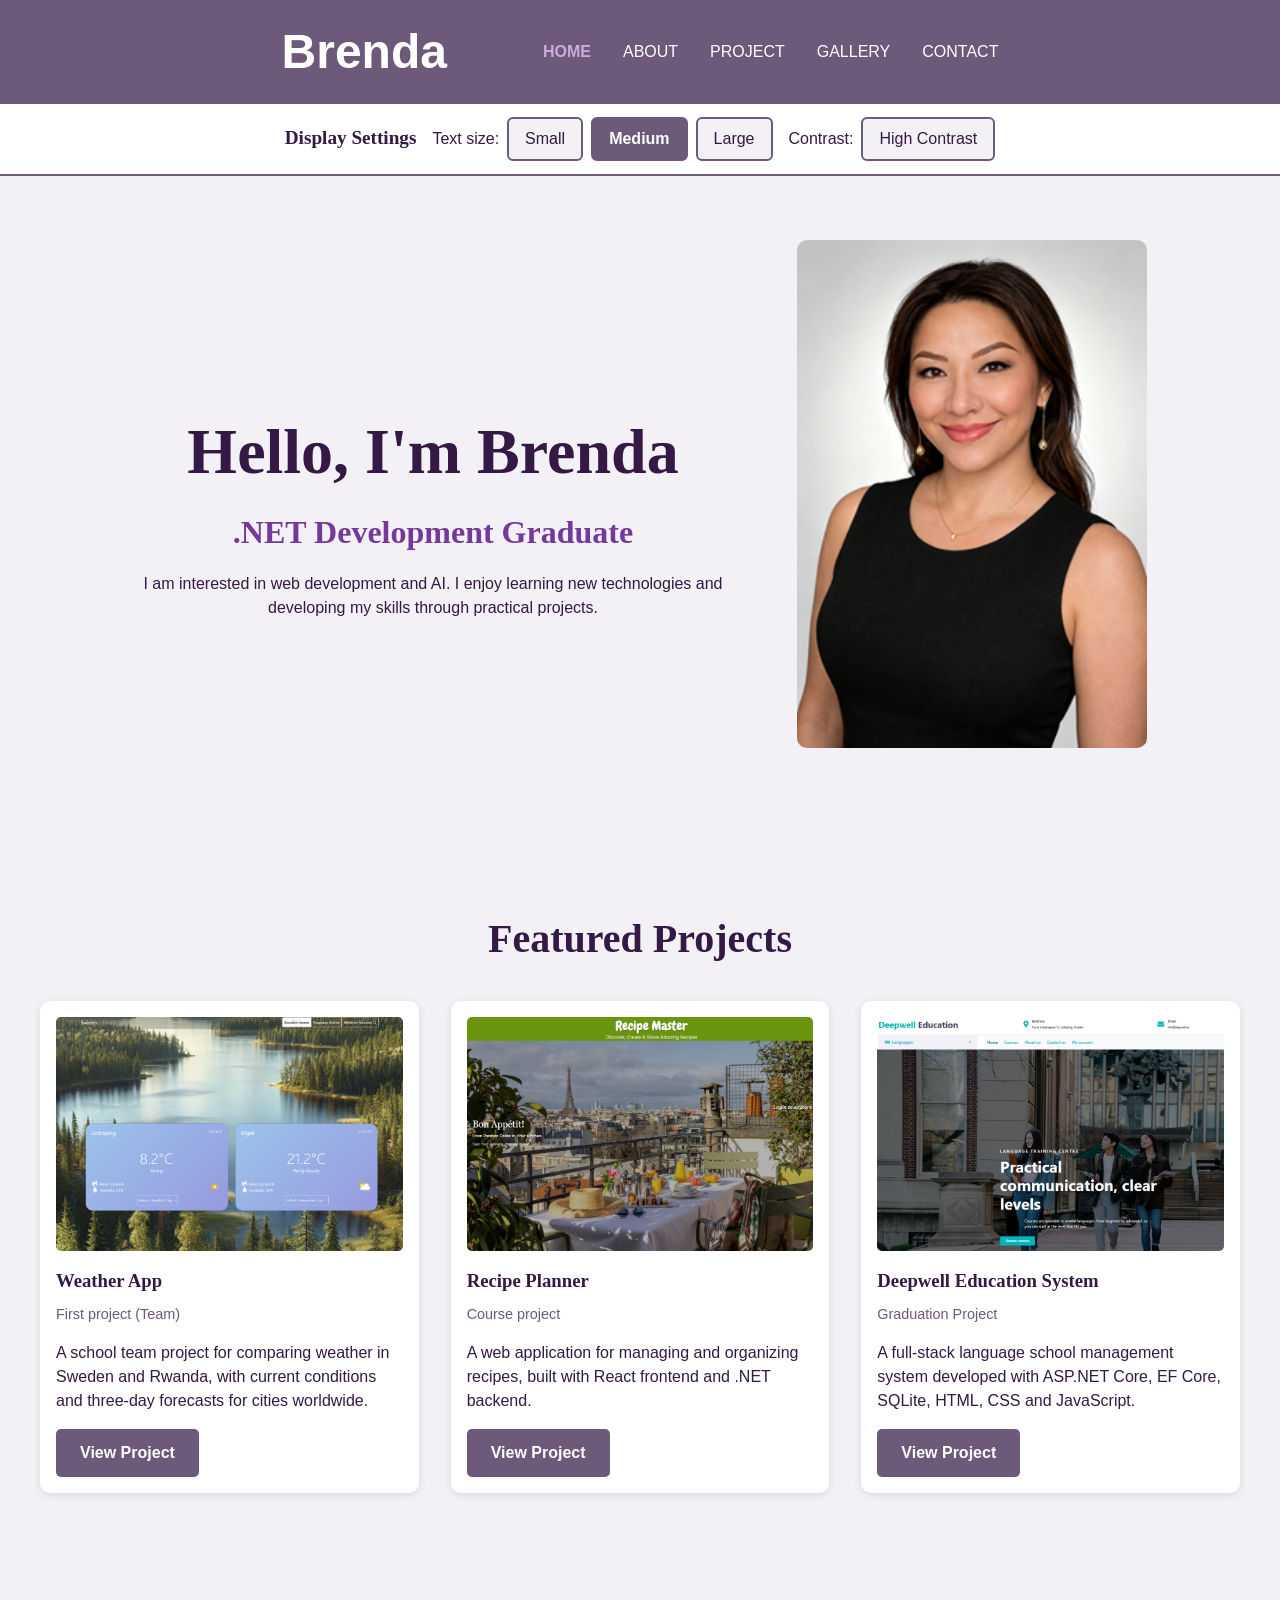
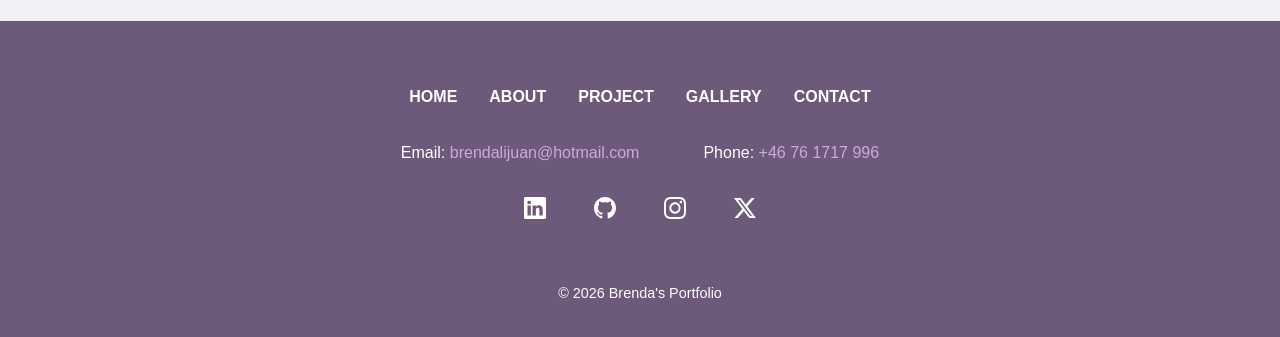
<file: html/index.html>
<!doctype html>
<html lang="en">
  <head>
    <meta charset="UTF-8" />
    <meta name="viewport" content="width=device-width, initial-scale=1.0" />
    <title>Brenda's Portfolio</title>
    <link rel="icon" type="image/png" href="../images/icon/brenda-icon.png" />
    <link rel="stylesheet" href="../css/style.css" />
    <link rel="stylesheet" href="../css/home.css" />
    <link rel="stylesheet" href="../css/accessibility.css" />
  </head>

  <body>
    <header>
      <div>Brenda</div>
      <!-- Navigation menu -->
      <nav>
        <ul>
          <li><a class="active" href="index.html">HOME</a></li>
          <li><a href="about.html">ABOUT</a></li>
          <li><a href="project.html">PROJECT</a></li>
          <li><a href="gallery.html">GALLERY</a></li>
          <li><a href="contact.html">CONTACT</a></li>
        </ul>
      </nav>
    </header>

    <!-- Accessibility display settings -->
    <section class="display-settings" aria-labelledby="display-settings-title">
      <h2 id="display-settings-title">Display Settings</h2>

      <div class="text-size-controls">
        <span>Text size:</span>
        <button type="button" class="text-size-btn" data-textsize="small">
          Small
        </button>
        <button
          type="button"
          class="text-size-btn active"
          data-textsize="medium"
        >
          Medium
        </button>
        <button type="button" class="text-size-btn" data-textsize="large">
          Large
        </button>
      </div>

      <div class="contrast-controls">
        <span>Contrast:</span>
        <button type="button" id="contrast-toggle" aria-pressed="false">
          High Contrast
        </button>
      </div>
    </section>

    <main>
      <!-- Hero section -->
      <section class="hero">
        <div class="hero-content">
          <h1>Hello, I'm Brenda</h1>
          <h2>.NET Development Graduate</h2>
          <p>
            I am interested in web development and AI. I enjoy learning new
            technologies and developing my skills through practical projects.
          </p>
        </div>
        <img src="../images/brenda-CV.png" alt="Portrait of Brenda" />
      </section>

      <!-- Featured Projects card -->
      <section class="featured-projects">
        <h2>Featured Projects</h2>
        <div class="project-list">
          <!-- Project 1 -->
          <article class="project-card">
            <img
              src="../images/weather-app_01.png"
              alt="Weather App showing weather information and forecasts"
            />
            <h3>Weather App</h3>
            <p class="project-type">First project (Team)</p>
            <p>
              A school team project for comparing weather in Sweden and Rwanda,
              with current conditions and three-day forecasts for cities
              worldwide.
            </p>
            <a class="btn" href="project.html#weather-app">View Project</a>
          </article>

          <!-- Project 2 -->
          <article class="project-card">
            <img
              src="../images/recipe_01.png"
              alt="Recipe Planner application home page image"
            />
            <h3>Recipe Planner</h3>
            <p class="project-type">Course project</p>
            <p>
              A web application for managing and organizing recipes, built with
              React frontend and .NET backend.
            </p>
            <a class="btn" href="project.html#recipe-planner">View Project</a>
          </article>

          <!-- Project 3 -->
          <article class="project-card">
            <img
              src="../images/deepwell_01.png"
              alt="Language School's home page image"
            />
            <h3>Deepwell Education System</h3>
            <p class="project-type">Graduation Project</p>
            <p>
              A full-stack language school management system developed with
              ASP.NET Core, EF Core, SQLite, HTML, CSS and JavaScript.
            </p>
            <a class="btn" href="project.html#language-school-management"
              >View Project</a
            >
          </article>
        </div>
      </section>
    </main>

    <footer>
      <nav>
        <ul>
          <li><a href="index.html">HOME</a></li>
          <li><a href="about.html">ABOUT</a></li>
          <li><a href="project.html">PROJECT</a></li>
          <li><a href="gallery.html">GALLERY</a></li>
          <li><a href="contact.html">CONTACT</a></li>
        </ul>
      </nav>
      <section>
        <div class="contact-info">
          <div>
            Email:
            <a href="mailto:brendalijuan@hotmail.com"
              >brendalijuan@hotmail.com</a
            >
          </div>
          <div>Phone: <a href="tel:+46761717996">+46 76 1717 996</a></div>
        </div>

        <ul class="social-links">
          <!-- LinkedIn-->
          <li>
            <a
              href="https://linkedin.com/in/brenda-lijuan-d-99516445"
              target="_blank"
              aria-label="LinkedIn"
              rel="noopener"
            >
              <img src="../images/icon/linkedin.svg" alt="LinkedIn" />
            </a>
          </li>
          <!-- GitHub-->
          <li>
            <a
              href="https://github.com/LadyMax"
              target="_blank"
              rel="noopener"
              aria-label="GitHub"
            >
              <img src="../images/icon/github.svg" alt="GitHub" />
            </a>
          </li>
          <!-- Instagram-->
          <li>
            <a
              href="https://instagram.com/brenda.ljd/"
              target="_blank"
              aria-label="Instagram"
              rel="noopener"
            >
              <img src="../images/icon/instagram.svg" alt="Instagram" />
            </a>
          </li>
          <!-- Twitter-->
          <li>
            <a
              href="https://x.com/LadyMax207"
              target="_blank"
              aria-label="Twitter"
              rel="noopener"
            >
              <img src="../images/icon/twitter-x.svg" alt="Twitter" />
            </a>
          </li>
        </ul>
      </section>
      <p class="copyright">&copy; 2026 Brenda's Portfolio</p>
    </footer>

    <script src="../js/accessibility.js"></script>
  </body>
</html>
</file>
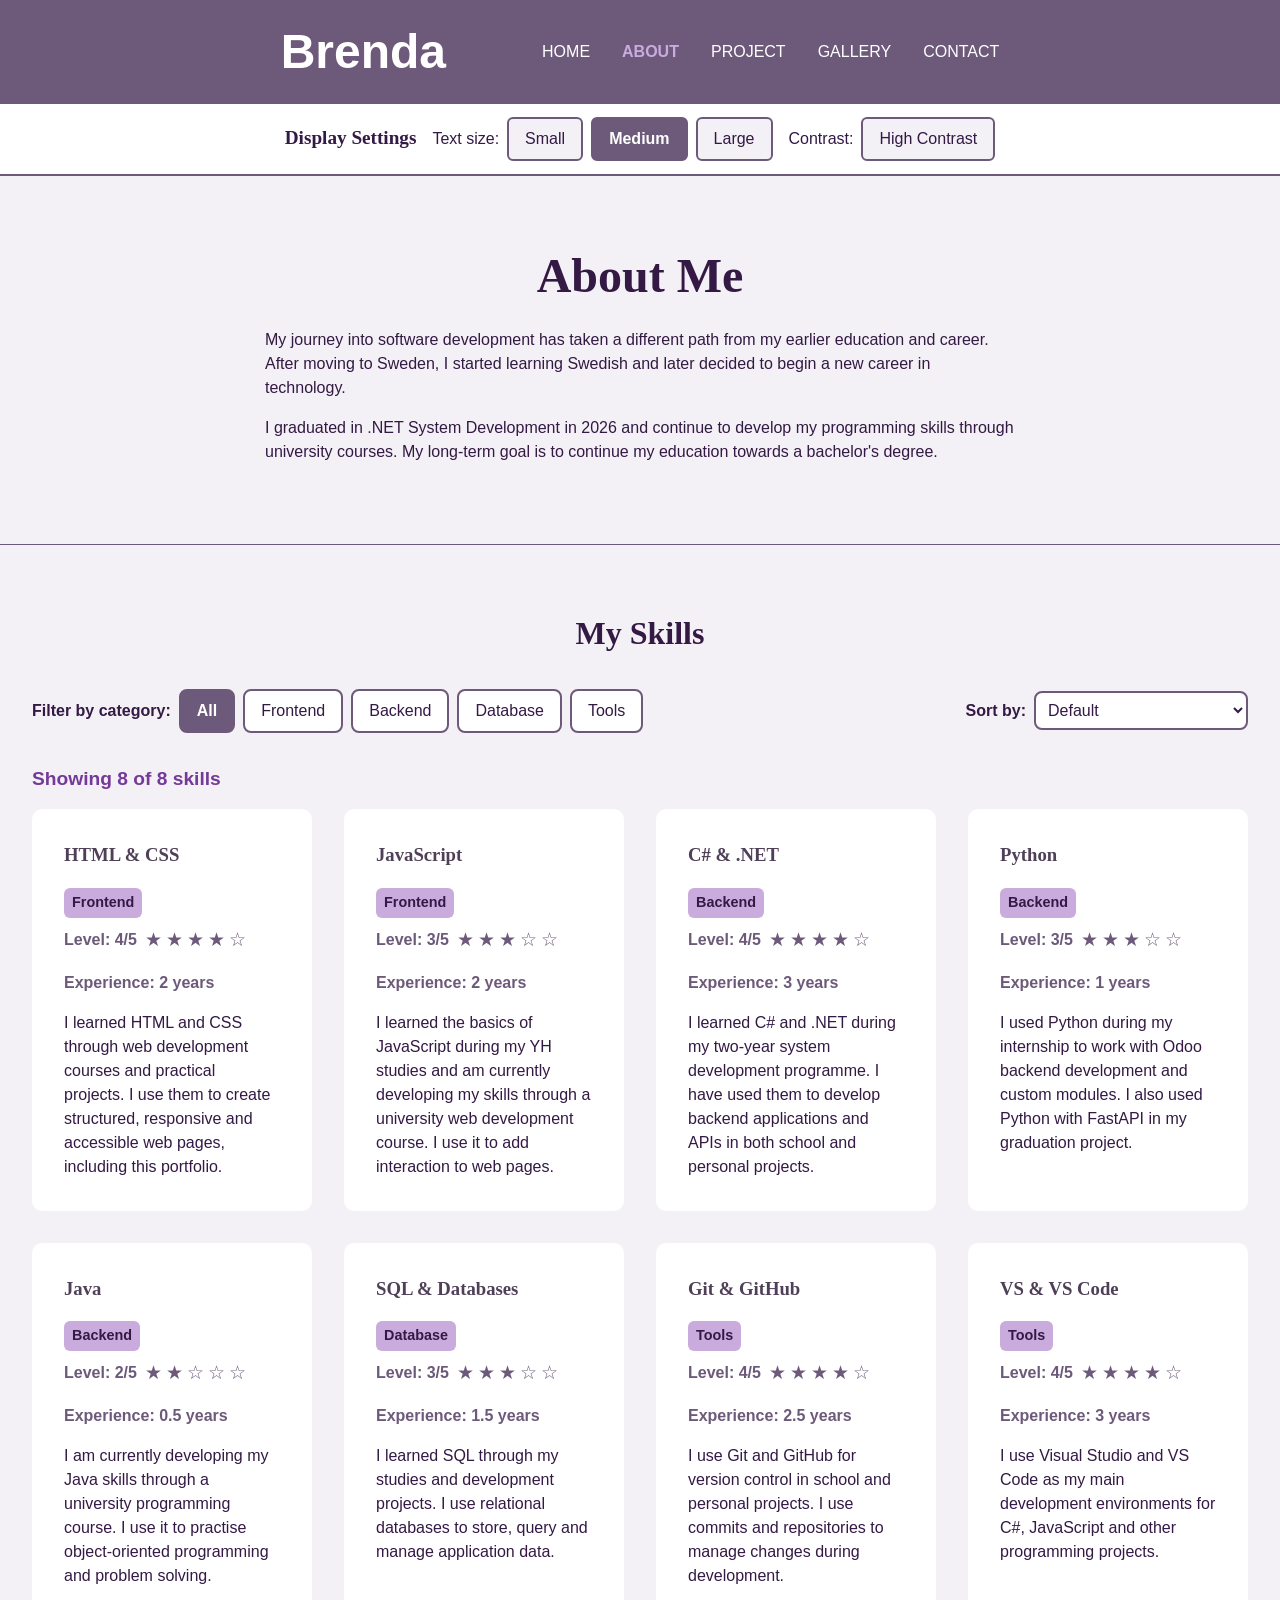
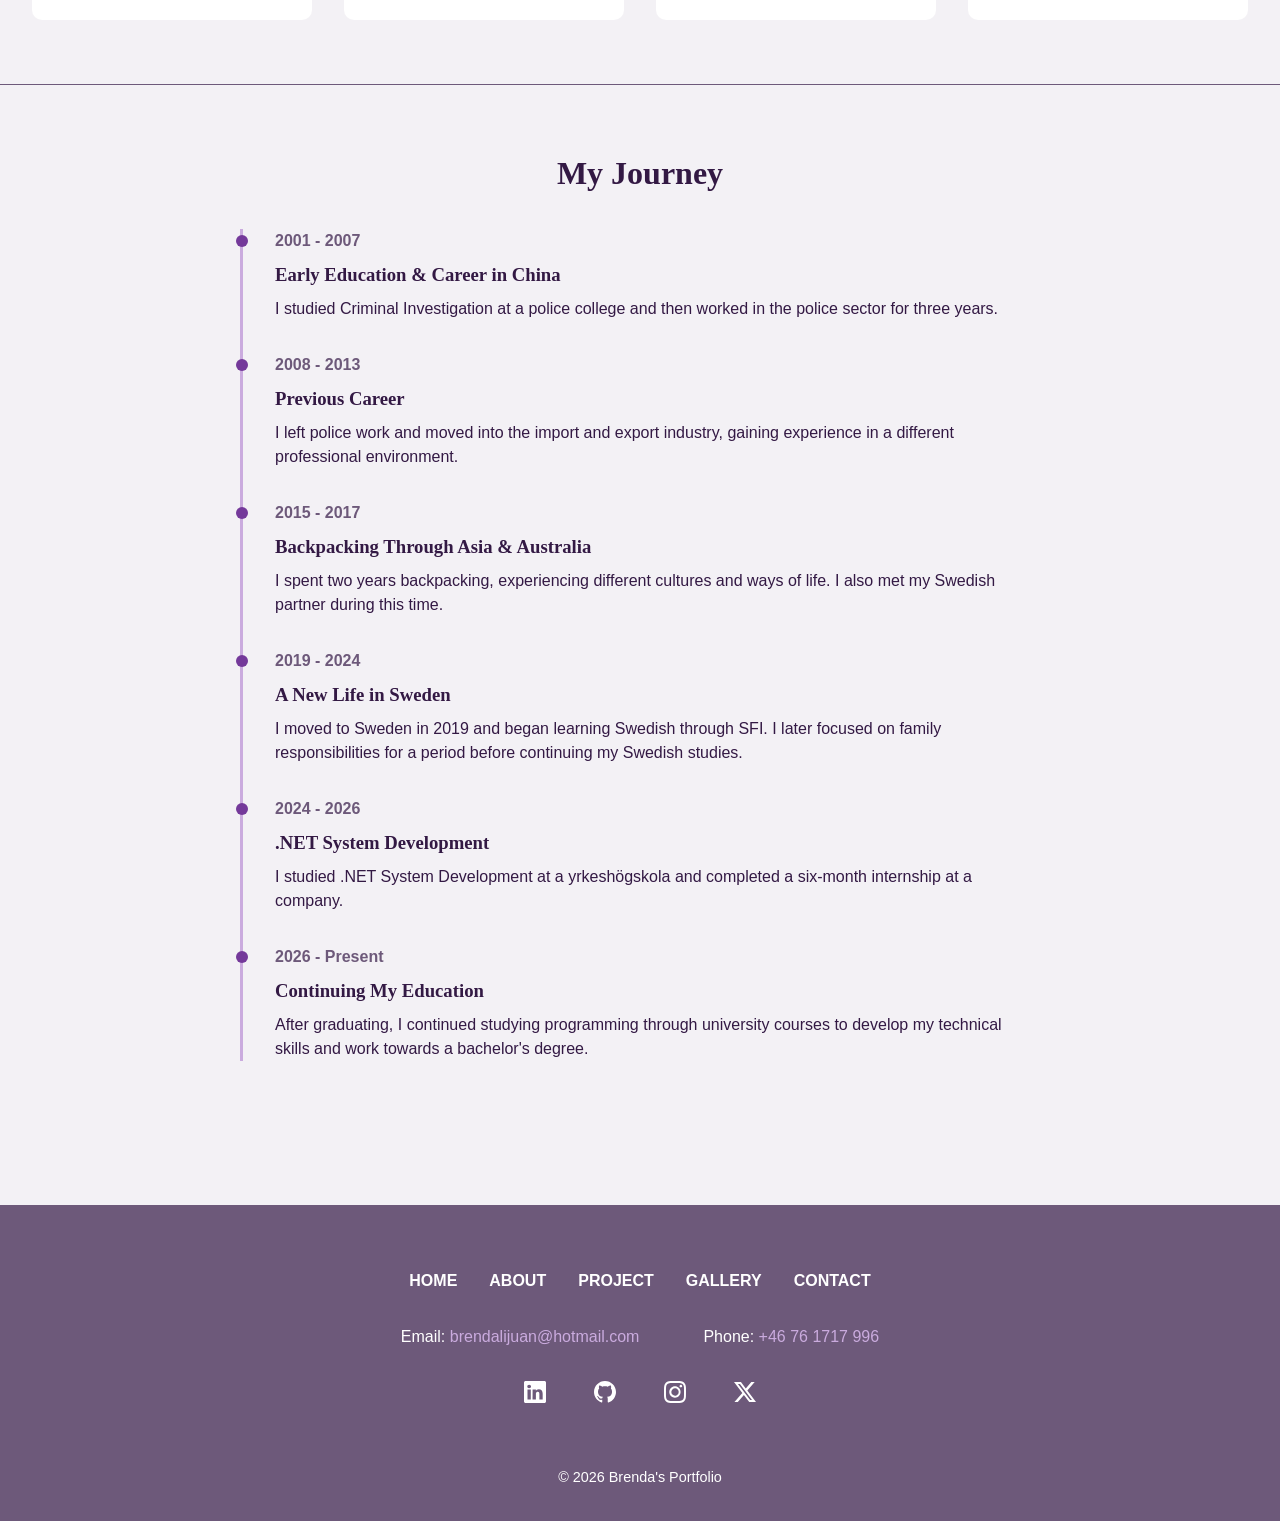
<file: html/about.html>
<!doctype html>
<html lang="en">
  <head>
    <meta charset="UTF-8" />
    <meta name="viewport" content="width=device-width, initial-scale=1.0" />
    <title>Brenda's Portfolio</title>
    <link rel="icon" type="image/png" href="../images/icon/brenda-icon.png" />
    <link rel="stylesheet" href="../css/style.css" />
    <link rel="stylesheet" href="../css/about.css" />
    <link rel="stylesheet" href="../css/accessibility.css" />
  </head>

  <body>
    <header>
      <div>Brenda</div>
      <!-- Navigation menu -->
      <nav>
        <ul>
          <li><a href="index.html">HOME</a></li>
          <li><a class="active" href="about.html">ABOUT</a></li>
          <li><a href="project.html">PROJECT</a></li>
          <li><a href="gallery.html">GALLERY</a></li>
          <li><a href="contact.html">CONTACT</a></li>
        </ul>
      </nav>
    </header>

    <!-- Accessibility display settings -->
    <section class="display-settings" aria-labelledby="display-settings-title">
      <h2 id="display-settings-title">Display Settings</h2>

      <div class="text-size-controls">
        <span>Text size:</span>
        <button type="button" class="text-size-btn" data-textsize="small">
          Small
        </button>
        <button
          type="button"
          class="text-size-btn active"
          data-textsize="medium"
        >
          Medium
        </button>
        <button type="button" class="text-size-btn" data-textsize="large">
          Large
        </button>
      </div>

      <div class="contrast-controls">
        <span>Contrast:</span>
        <button type="button" id="contrast-toggle" aria-pressed="false">
          High Contrast
        </button>
      </div>
    </section>

    <main>
      <!-- About me -->
      <section class="about-intro">
        <h1>About Me</h1>
        <p>
          My journey into software development has taken a different path from
          my earlier education and career. After moving to Sweden, I started
          learning Swedish and later decided to begin a new career in
          technology.
        </p>
        <p>
          I graduated in .NET System Development in 2026 and continue to develop
          my programming skills through university courses. My long-term goal is
          to continue my education towards a bachelor's degree.
        </p>
      </section>

      <!-- My Skills -->
      <section class="skills">
        <h2>My Skills</h2>

        <!-- Controls for filtering and sorting skills -->
        <div class="skills-controls">
          <div class="filter-controls">
            <span>Filter by category:</span>
            <button
              type="button"
              class="filter-btn active"
              data-category="all"
              aria-pressed="true"
            >
              All
            </button>
            <button
              type="button"
              class="filter-btn"
              data-category="frontend"
              aria-pressed="false"
            >
              Frontend
            </button>
            <button
              type="button"
              class="filter-btn"
              data-category="backend"
              aria-pressed="false"
            >
              Backend
            </button>
            <button
              type="button"
              class="filter-btn"
              data-category="database"
              aria-pressed="false"
            >
              Database
            </button>
            <button
              type="button"
              class="filter-btn"
              data-category="tools"
              aria-pressed="false"
            >
              Tools
            </button>
          </div>

          <div class="sort-controls">
            <label for="skill-sort">Sort by:</label>
            <select id="skill-sort">
              <option value="default">Default</option>
              <option value="proficiency">Proficiency: High to Low</option>
              <option value="experience">Experience: Low to High</option>
              <option value="name">Name: A-Z</option>
            </select>
          </div>
        </div>

        <!-- Display the total number of skills and the currently selected category -->
        <p id="skills-count" class="skills-count" aria-live="polite"></p>

        <!-- Skill cards are created dynamically with JavaScript -->
        <div id="skills-list" class="skills-list"></div>
      </section>

      <!-- My Journey -->
      <section class="journey">
        <h2>My Journey</h2>
        <div class="timeline">
          <!-- 2001-2007 -->
          <article class="timeline-item">
            <p class="timeline-date">2001 - 2007</p>
            <h3>Early Education & Career in China</h3>
            <p>
              I studied Criminal Investigation at a police college and then
              worked in the police sector for three years.
            </p>
          </article>

          <!-- 2008-2013 -->
          <article class="timeline-item">
            <p class="timeline-date">2008 - 2013</p>
            <h3>Previous Career</h3>
            <p>
              I left police work and moved into the import and export industry,
              gaining experience in a different professional environment.
            </p>
          </article>

          <!-- 2015-2017 -->
          <article class="timeline-item">
            <p class="timeline-date">2015 - 2017</p>
            <h3>Backpacking Through Asia & Australia</h3>
            <p>
              I spent two years backpacking, experiencing different cultures and
              ways of life. I also met my Swedish partner during this time.
            </p>
          </article>

          <!-- 2019-2024 -->
          <article class="timeline-item">
            <p class="timeline-date">2019 - 2024</p>
            <h3>A New Life in Sweden</h3>
            <p>
              I moved to Sweden in 2019 and began learning Swedish through SFI.
              I later focused on family responsibilities for a period before
              continuing my Swedish studies.
            </p>
          </article>

          <article class="timeline-item">
            <p class="timeline-date">2024 - 2026</p>
            <h3>.NET System Development</h3>
            <p>
              I studied .NET System Development at a yrkeshögskola and completed
              a six-month internship at a company.
            </p>
          </article>

          <!-- 2026 - Present -->
          <article class="timeline-item">
            <p class="timeline-date">2026 - Present</p>
            <h3>Continuing My Education</h3>
            <p>
              After graduating, I continued studying programming through
              university courses to develop my technical skills and work towards
              a bachelor's degree.
            </p>
          </article>
        </div>
      </section>
    </main>

    <footer>
      <nav>
        <ul>
          <li><a href="index.html">HOME</a></li>
          <li><a href="about.html">ABOUT</a></li>
          <li><a href="project.html">PROJECT</a></li>
          <li><a href="gallery.html">GALLERY</a></li>
          <li><a href="contact.html">CONTACT</a></li>
        </ul>
      </nav>
      <section>
        <div class="contact-info">
          <div>
            Email:
            <a href="mailto:brendalijuan@hotmail.com"
              >brendalijuan@hotmail.com</a
            >
          </div>
          <div>Phone: <a href="tel:+46761717996">+46 76 1717 996</a></div>
        </div>

        <ul class="social-links">
          <!-- LinkedIn-->
          <li>
            <a
              href="https://linkedin.com/in/brenda-lijuan-d-99516445"
              target="_blank"
              aria-label="LinkedIn"
              rel="noopener"
            >
              <img src="../images/icon/linkedin.svg" alt="LinkedIn" />
            </a>
          </li>
          <!-- GitHub-->
          <li>
            <a
              href="https://github.com/LadyMax"
              target="_blank"
              rel="noopener"
              aria-label="GitHub"
            >
              <img src="../images/icon/github.svg" alt="GitHub" />
            </a>
          </li>
          <!-- Instagram-->
          <li>
            <a
              href="https://instagram.com/brenda.ljd/"
              target="_blank"
              aria-label="Instagram"
              rel="noopener"
            >
              <img src="../images/icon/instagram.svg" alt="Instagram" />
            </a>
          </li>
          <!-- Twitter-->
          <li>
            <a
              href="https://x.com/LadyMax207"
              target="_blank"
              aria-label="Twitter"
              rel="noopener"
            >
              <img src="../images/icon/twitter-x.svg" alt="Twitter" />
            </a>
          </li>
        </ul>
      </section>
      <p class="copyright">&copy; 2026 Brenda's Portfolio</p>
    </footer>

    <script src="../js/skills.js"></script>
    <script src="../js/accessibility.js"></script>
  </body>
</html>
</file>
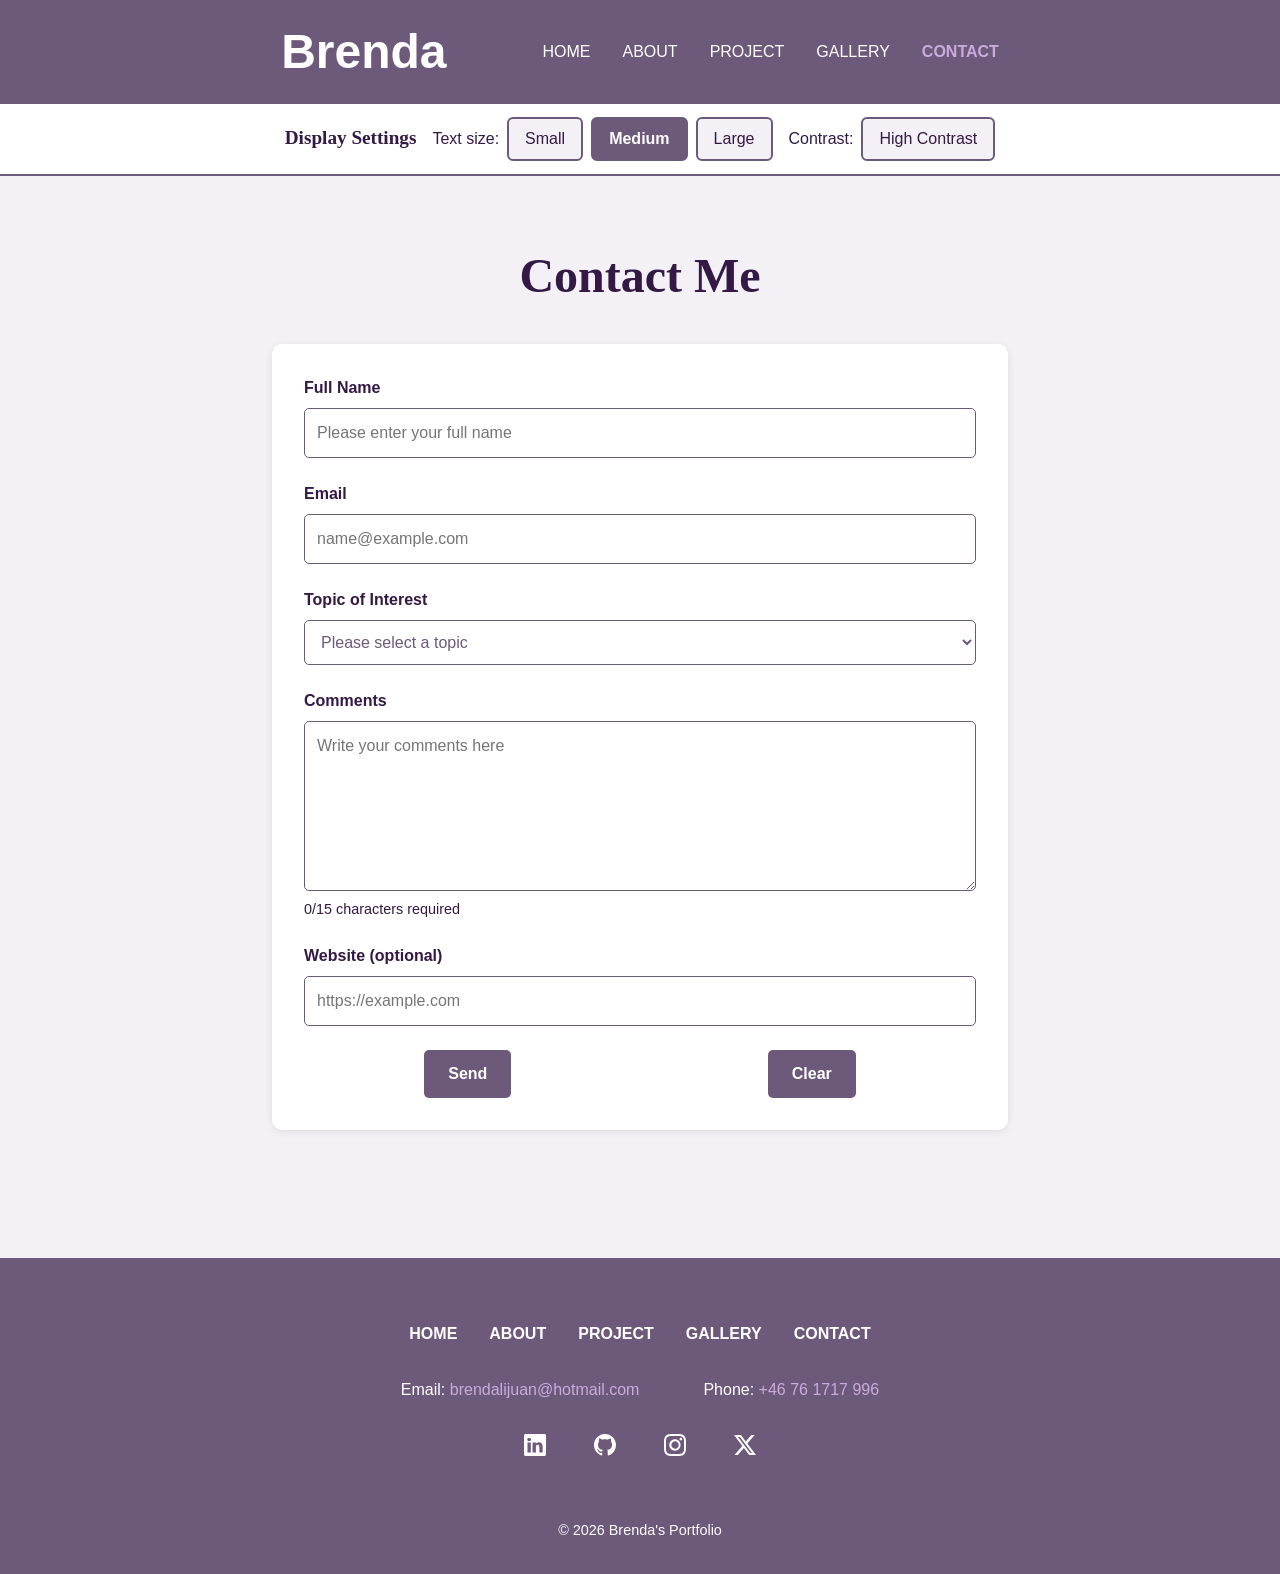
<file: html/contact.html>
<!doctype html>
<html lang="en">
  <head>
    <meta charset="UTF-8" />
    <meta name="viewport" content="width=device-width, initial-scale=1.0" />
    <title>Brenda's Portfolio</title>
    <link rel="icon" type="image/png" href="../images/icon/brenda-icon.png" />
    <link rel="stylesheet" href="../css/style.css" />
    <link rel="stylesheet" href="../css/contact.css" />
    <link rel="stylesheet" href="../css/accessibility.css" />
  </head>

  <body>
    <header>
      <div>Brenda</div>
      <!-- Navigation menu -->
      <nav>
        <ul>
          <li><a href="index.html">HOME</a></li>
          <li><a href="about.html">ABOUT</a></li>
          <li><a href="project.html">PROJECT</a></li>
          <li><a href="gallery.html">GALLERY</a></li>
          <li><a class="active" href="contact.html">CONTACT</a></li>
        </ul>
      </nav>
    </header>

    <!-- Accessibility display settings -->
    <section class="display-settings" aria-labelledby="display-settings-title">
      <h2 id="display-settings-title">Display Settings</h2>

      <div class="text-size-controls">
        <span>Text size:</span>
        <button type="button" class="text-size-btn" data-textsize="small">
          Small
        </button>
        <button
          type="button"
          class="text-size-btn active"
          data-textsize="medium"
        >
          Medium
        </button>
        <button type="button" class="text-size-btn" data-textsize="large">
          Large
        </button>
      </div>

      <div class="contrast-controls">
        <span>Contrast:</span>
        <button type="button" id="contrast-toggle" aria-pressed="false">
          High Contrast
        </button>
      </div>
    </section>

    <main>
      <section class="contact-intro">
        <h1>Contact Me</h1>
      </section>

      <section class="contact">
        <!-- Contact form -->
        <form id="feedback-form" novalidate class="contact-form">
          <!-- Full Name -->
          <div class="form-group">
            <label for="full-name">Full Name</label>
            <input
              type="text"
              id="full-name"
              name="full-name"
              placeholder="Please enter your full name"
              minlength="2"
              required
              aria-describedby="full-name-error"
            />
            <span id="full-name-error" class="error-message"></span>
          </div>

          <!-- Email -->
          <div class="form-group">
            <label for="email">Email</label>
            <input
              type="email"
              id="email"
              name="email"
              placeholder="name@example.com"
              required
              aria-describedby="email-error"
            />
            <span id="email-error" class="error-message"></span>
          </div>

          <!-- Topic of Interest -->
          <div class="form-group">
            <label for="topic">Topic of Interest</label>
            <select
              id="topic"
              name="topic"
              required
              aria-describedby="topic-error"
            >
              <option value="">Please select a topic</option>
              <option value="web-development">Web Development</option>
              <option value="backend-development">Backend Development</option>
              <option value="ai">Artificial Intelligence</option>
            </select>
            <span class="error-message" id="topic-error"></span>
          </div>

          <!-- Comments -->
          <div class="form-group">
            <label for="comments">Comments</label>
            <textarea
              id="comments"
              name="comments"
              rows="6"
              placeholder="Write your comments here"
              minlength="15"
              required
              aria-describedby="comments-counter comments-error"
            ></textarea>
            <span id="comments-counter" class="char-counter"
              >0/15 characters required</span
            >
            <span id="comments-error" class="error-message"></span>
          </div>

          <!-- Website -->
          <div class="form-group">
            <label for="website">Website (optional)</label>
            <input
              type="url"
              id="website"
              name="website"
              placeholder="https://example.com"
              aria-describedby="website-error"
            />
            <span class="error-message" id="website-error"></span>
          </div>

          <!-- Send button -->
          <div class="form-actions">
            <button type="submit" class="btn">Send</button>
            <button type="button" class="btn" id="clear-button">Clear</button>
          </div>

          <!-- Form status message -->
          <div id="form-status" role="status" aria-live="polite"></div>
        </form>
      </section>
    </main>

    <!-- Footer -->
    <footer>
      <nav>
        <ul>
          <li><a href="index.html">HOME</a></li>
          <li><a href="about.html">ABOUT</a></li>
          <li><a href="project.html">PROJECT</a></li>
          <li><a href="gallery.html">GALLERY</a></li>
          <li><a href="contact.html">CONTACT</a></li>
        </ul>
      </nav>

      <section>
        <div class="contact-info">
          <div>
            Email:
            <a href="mailto:brendalijuan@hotmail.com"
              >brendalijuan@hotmail.com</a
            >
          </div>
          <div>Phone: <a href="tel:+46761717996">+46 76 1717 996</a></div>
        </div>

        <ul class="social-links">
          <!-- LinkedIn-->
          <li>
            <a
              href="https://linkedin.com/in/brenda-lijuan-d-99516445"
              target="_blank"
              aria-label="LinkedIn"
              rel="noopener"
            >
              <img src="../images/icon/linkedin.svg" alt="LinkedIn" />
            </a>
          </li>
          <!-- GitHub-->
          <li>
            <a
              href="https://github.com/LadyMax"
              target="_blank"
              rel="noopener"
              aria-label="GitHub"
            >
              <img src="../images/icon/github.svg" alt="GitHub" />
            </a>
          </li>
          <!-- Instagram-->
          <li>
            <a
              href="https://instagram.com/brenda.ljd/"
              target="_blank"
              aria-label="Instagram"
              rel="noopener"
            >
              <img src="../images/icon/instagram.svg" alt="Instagram" />
            </a>
          </li>
          <!-- Twitter-->
          <li>
            <a
              href="https://x.com/LadyMax207"
              target="_blank"
              aria-label="Twitter"
              rel="noopener"
            >
              <img src="../images/icon/twitter-x.svg" alt="Twitter" />
            </a>
          </li>
        </ul>
      </section>

      <p class="copyright">&copy; 2026 Brenda's Portfolio</p>
    </footer>

    <script src="../js/feedback.js"></script>
    <script src="../js/accessibility.js"></script>
  </body>
</html>
</file>
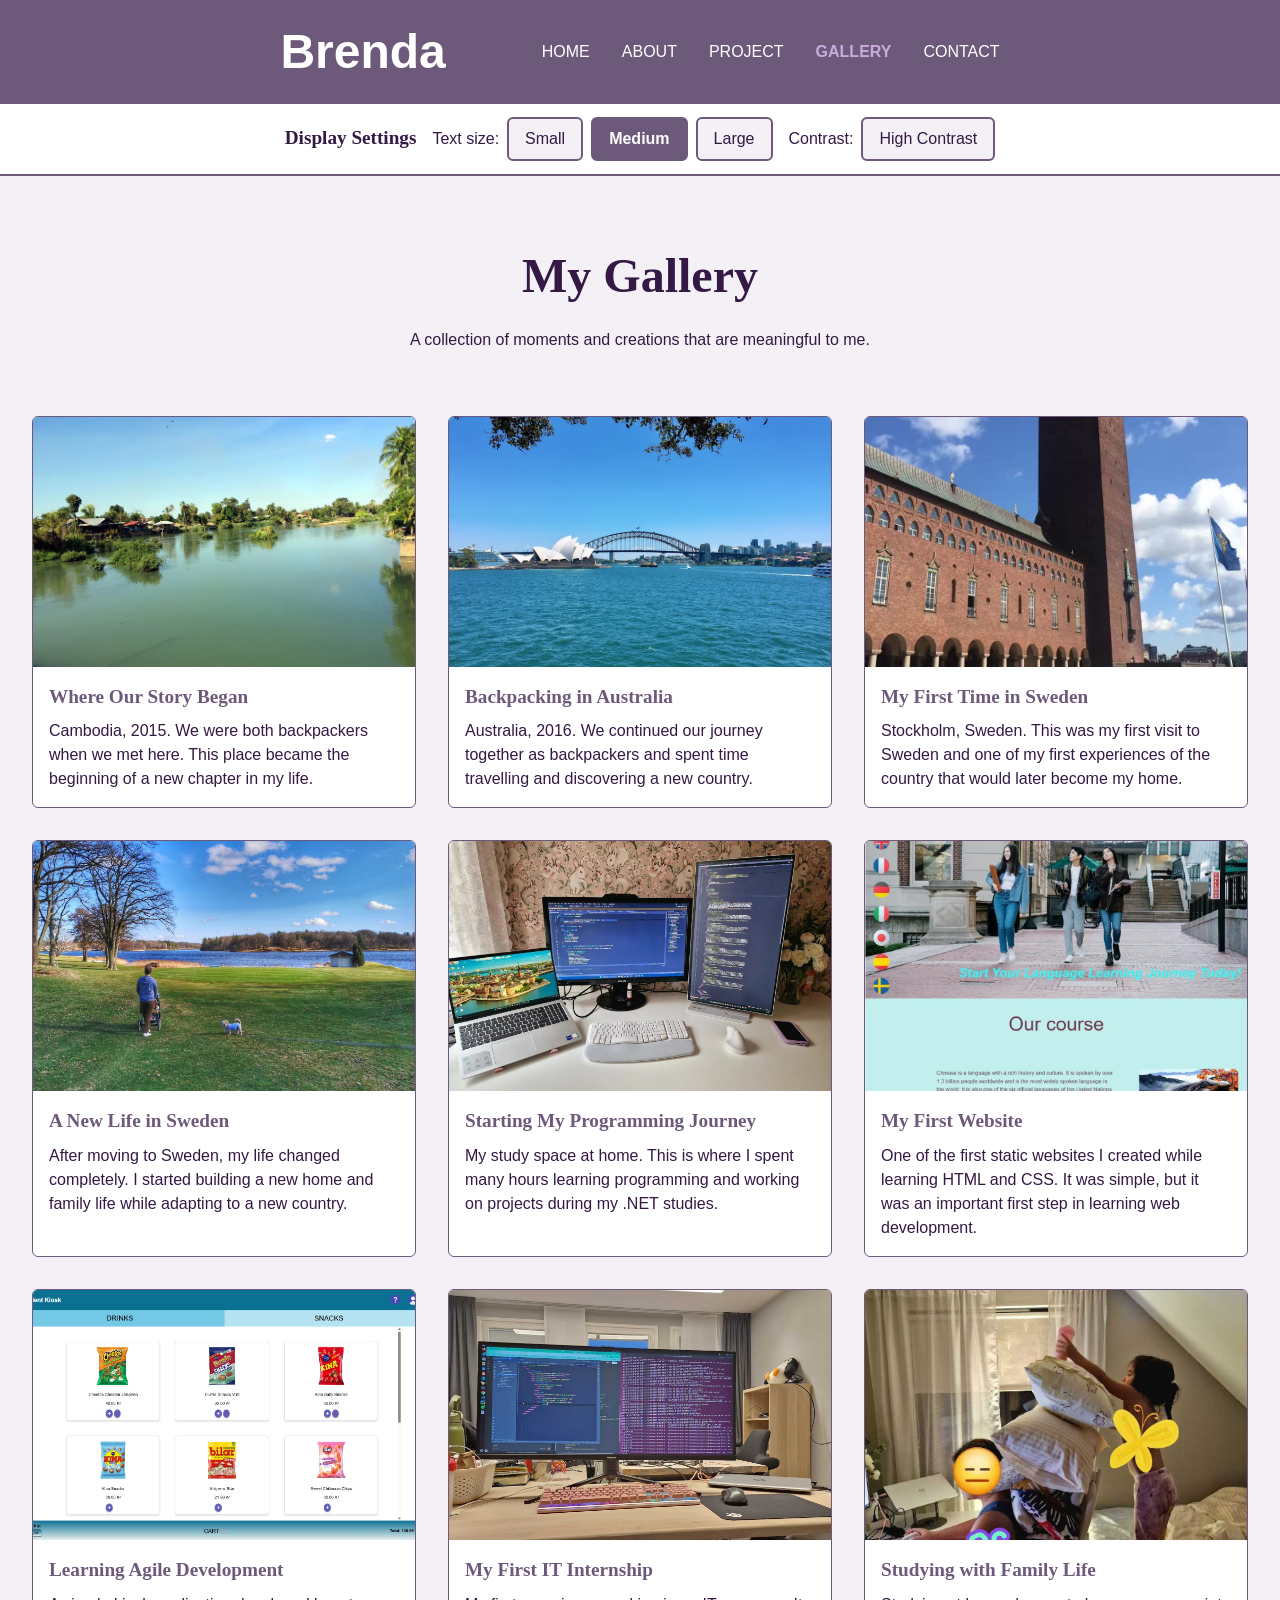
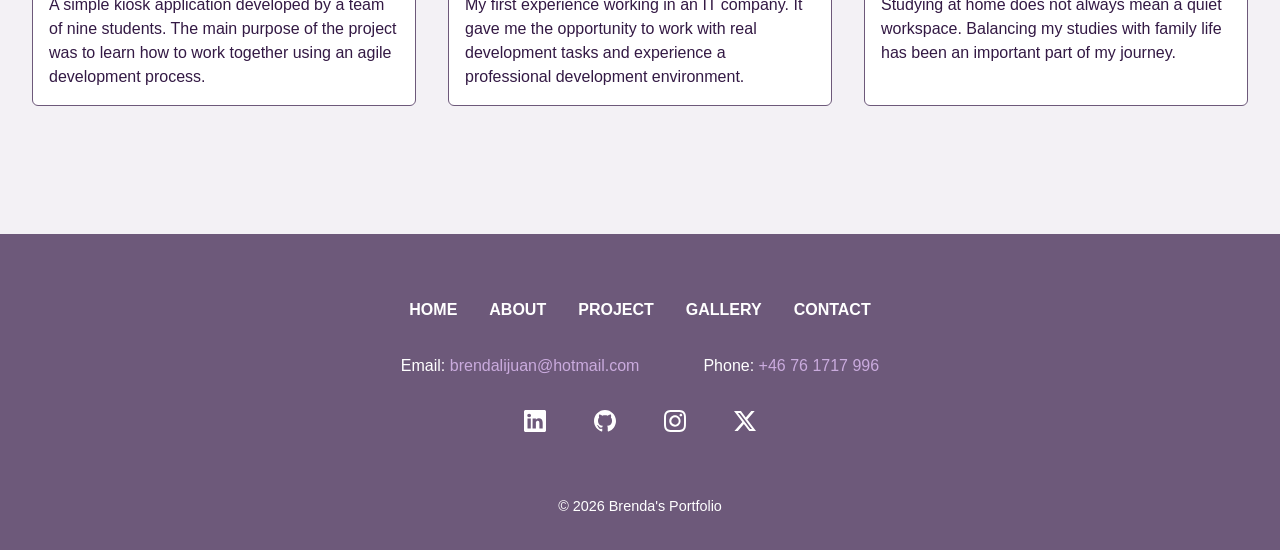
<file: html/gallery.html>
<!doctype html>
<html lang="en">
  <head>
    <meta charset="UTF-8" />
    <meta name="viewport" content="width=device-width, initial-scale=1.0" />
    <title>Brenda's Portfolio</title>
    <link rel="icon" type="image/png" href="../images/icon/brenda-icon.png" />
    <link rel="stylesheet" href="../css/style.css" />
    <link rel="stylesheet" href="../css/gallery.css" />
    <link rel="stylesheet" href="../css/accessibility.css" />
  </head>

  <body>
    <header>
      <div>Brenda</div>
      <!-- Navigation menu -->
      <nav>
        <ul>
          <li><a href="index.html">HOME</a></li>
          <li><a href="about.html">ABOUT</a></li>
          <li><a href="project.html">PROJECT</a></li>
          <li><a class="active" href="gallery.html">GALLERY</a></li>
          <li><a href="contact.html">CONTACT</a></li>
        </ul>
      </nav>
    </header>

    <!-- Accessibility display settings -->
    <section class="display-settings" aria-labelledby="display-settings-title">
      <h2 id="display-settings-title">Display Settings</h2>

      <div class="text-size-controls">
        <span>Text size:</span>
        <button type="button" class="text-size-btn" data-textsize="small">
          Small
        </button>
        <button
          type="button"
          class="text-size-btn active"
          data-textsize="medium"
        >
          Medium
        </button>
        <button type="button" class="text-size-btn" data-textsize="large">
          Large
        </button>
      </div>

      <div class="contrast-controls">
        <span>Contrast:</span>
        <button type="button" id="contrast-toggle" aria-pressed="false">
          High Contrast
        </button>
      </div>
    </section>

    <main>
      <!-- Gallery introduction -->
      <section class="gallery-intro">
        <h1>My Gallery</h1>
        <p>A collection of moments and creations that are meaningful to me.</p>
      </section>

      <!-- Gallery -->
      <section class="gallery">
        <!-- 1. Cambodia -->
        <figure class="gallery-item">
          <a href="../images/gallery_01_cambodia.jpg" target="_blank">
            <img
              src="../images/gallery_01_cambodia.jpg"
              alt="River landscape in Cambodia where I met my future husband"
            />
          </a>
          <figcaption>
            <h2>Where Our Story Began</h2>
            <p>
              Cambodia, 2015. We were both backpackers when we met here. This
              place became the beginning of a new chapter in my life.
            </p>
          </figcaption>
        </figure>

        <!-- 2. Australia -->
        <figure class="gallery-item">
          <a href="../images/gallery_02_australia.jpg" target="_blank">
            <img
              src="../images/gallery_02_australia.jpg"
              alt="Sydney Opera House and Harbour Bridge during our backpacking journey in Australia"
            />
          </a>
          <figcaption>
            <h2>Backpacking in Australia</h2>
            <p>
              Australia, 2016. We continued our journey together as backpackers
              and spent time travelling and discovering a new country.
            </p>
          </figcaption>
        </figure>

        <!-- 3. First time in Sweden -->
        <figure class="gallery-item">
          <a href="../images/gallery_03_sweden.jpg" target="_blank">
            <img
              src="../images/gallery_03_sweden.jpg"
              alt="Stockholm City Hall during my first visit to Sweden"
            />
          </a>
          <figcaption>
            <h2>My First Time in Sweden</h2>
            <p>
              Stockholm, Sweden. This was my first visit to Sweden and one of my
              first experiences of the country that would later become my home.
            </p>
          </figcaption>
        </figure>

        <!-- 4. New life in Sweden -->
        <figure class="gallery-item">
          <a href="../images/gallery_04_newlife.jpg" target="_blank">
            <img
              src="../images/gallery_04_newlife.jpg"
              alt="Family walk beside a lake in Sweden"
            />
          </a>
          <figcaption>
            <h2>A New Life in Sweden</h2>
            <p>
              After moving to Sweden, my life changed completely. I started
              building a new home and family life while adapting to a new
              country.
            </p>
          </figcaption>
        </figure>

        <!-- 5. Starting programming -->
        <figure class="gallery-item">
          <a href="../images/gallery_05_coding.jpg" target="_blank">
            <img
              src="../images/gallery_05_coding.jpg"
              alt="My home study desk with several computer screens showing programming code"
            />
          </a>
          <figcaption>
            <h2>Starting My Programming Journey</h2>
            <p>
              My study space at home. This is where I spent many hours learning
              programming and working on projects during my .NET studies.
            </p>
          </figcaption>
        </figure>

        <!-- 6. First website -->
        <figure class="gallery-item">
          <a href="../images/gallery_06_firstweb.jpg" target="_blank">
            <img
              src="../images/gallery_06_firstweb.jpg"
              alt="My first static website for a fictional language training center"
            />
          </a>
          <figcaption>
            <h2>My First Website</h2>
            <p>
              One of the first static websites I created while learning HTML and
              CSS. It was simple, but it was an important first step in learning
              web development.
            </p>
          </figcaption>
        </figure>

        <!-- 7. Agile development -->
        <figure class="gallery-item">
          <a href="../images/gallery_07_kiosk.jpg" target="_blank">
            <img
              src="../images/gallery_07_kiosk.jpg"
              alt="Student Kiosk application developed during a team project"
            />
          </a>
          <figcaption>
            <h2>Learning Agile Development</h2>
            <p>
              A simple kiosk application developed by a team of nine students.
              The main purpose of the project was to learn how to work together
              using an agile development process.
            </p>
          </figcaption>
        </figure>

        <!-- 8. IT internship -->
        <figure class="gallery-item">
          <a href="../images/gallery_08_internship.jpg" target="_blank">
            <img
              src="../images/gallery_08_internship.jpg"
              alt="My desk and computer screens during my first IT internship"
            />
          </a>
          <figcaption>
            <h2>My First IT Internship</h2>
            <p>
              My first experience working in an IT company. It gave me the
              opportunity to work with real development tasks and experience a
              professional development environment.
            </p>
          </figcaption>
        </figure>

        <!-- 9. Studying with family -->
        <figure class="gallery-item">
          <a href="../images/gallery_09_homestudy.jpg" target="_blank">
            <img
              src="../images/gallery_09_homestudy.jpg"
              alt="My daughter playing around me while I study at my computer"
            />
          </a>
          <figcaption>
            <h2>Studying with Family Life</h2>
            <p>
              Studying at home does not always mean a quiet workspace. Balancing
              my studies with family life has been an important part of my
              journey.
            </p>
          </figcaption>
        </figure>
      </section>
    </main>

    <footer>
      <nav>
        <ul>
          <li><a href="index.html">HOME</a></li>
          <li><a href="about.html">ABOUT</a></li>
          <li><a href="project.html">PROJECT</a></li>
          <li><a href="gallery.html">GALLERY</a></li>
          <li><a href="contact.html">CONTACT</a></li>
        </ul>
      </nav>
      <section>
        <div class="contact-info">
          <div>
            Email:
            <a href="mailto:brendalijuan@hotmail.com"
              >brendalijuan@hotmail.com</a
            >
          </div>
          <div>Phone: <a href="tel:+46761717996">+46 76 1717 996</a></div>
        </div>

        <ul class="social-links">
          <!-- LinkedIn-->
          <li>
            <a
              href="https://linkedin.com/in/brenda-lijuan-d-99516445"
              target="_blank"
              aria-label="LinkedIn"
              rel="noopener"
            >
              <img src="../images/icon/linkedin.svg" alt="LinkedIn" />
            </a>
          </li>
          <!-- GitHub-->
          <li>
            <a
              href="https://github.com/LadyMax"
              target="_blank"
              rel="noopener"
              aria-label="GitHub"
            >
              <img src="../images/icon/github.svg" alt="GitHub" />
            </a>
          </li>
          <!-- Instagram-->
          <li>
            <a
              href="https://instagram.com/brenda.ljd/"
              target="_blank"
              aria-label="Instagram"
              rel="noopener"
            >
              <img src="../images/icon/instagram.svg" alt="Instagram" />
            </a>
          </li>
          <!-- Twitter-->
          <li>
            <a
              href="https://x.com/LadyMax207"
              target="_blank"
              aria-label="Twitter"
              rel="noopener"
            >
              <img src="../images/icon/twitter-x.svg" alt="Twitter" />
            </a>
          </li>
        </ul>
      </section>
      <p class="copyright">&copy; 2026 Brenda's Portfolio</p>
    </footer>

    <script src="../js/accessibility.js"></script>
  </body>
</html>
</file>
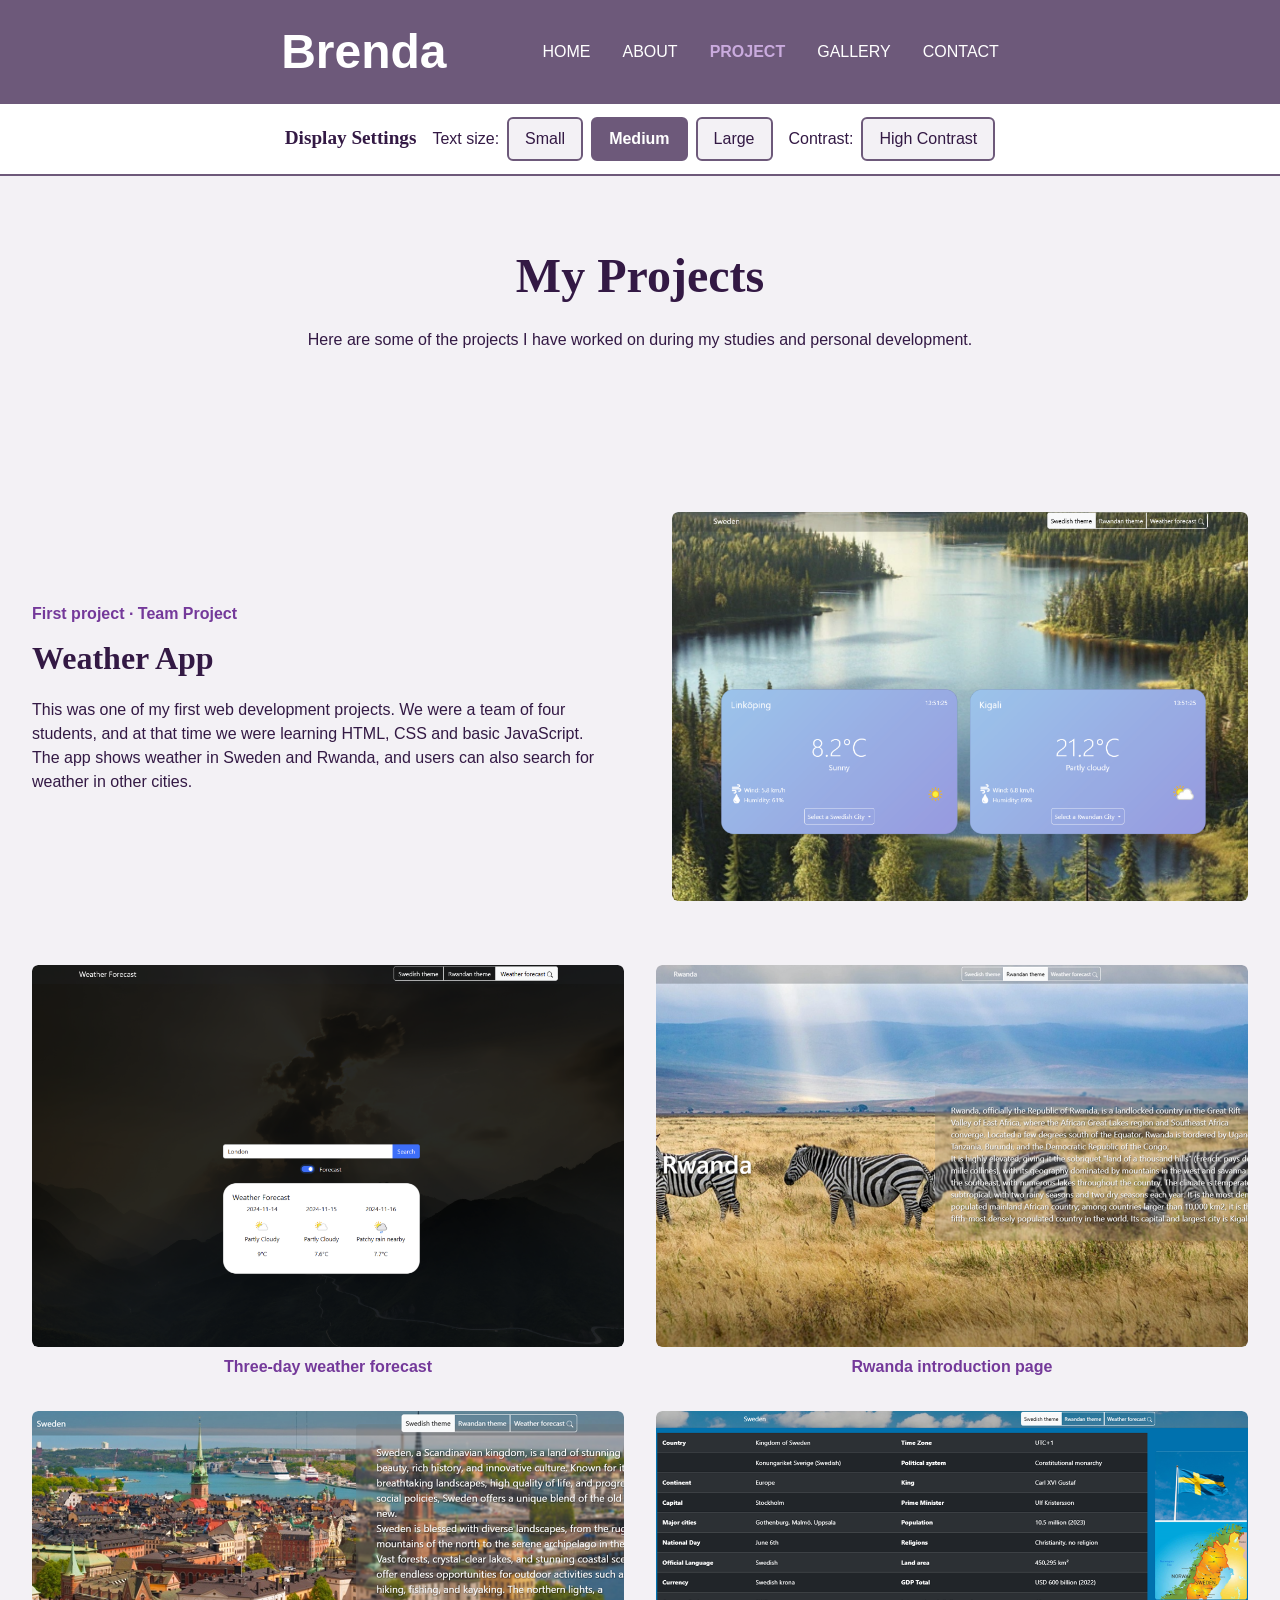
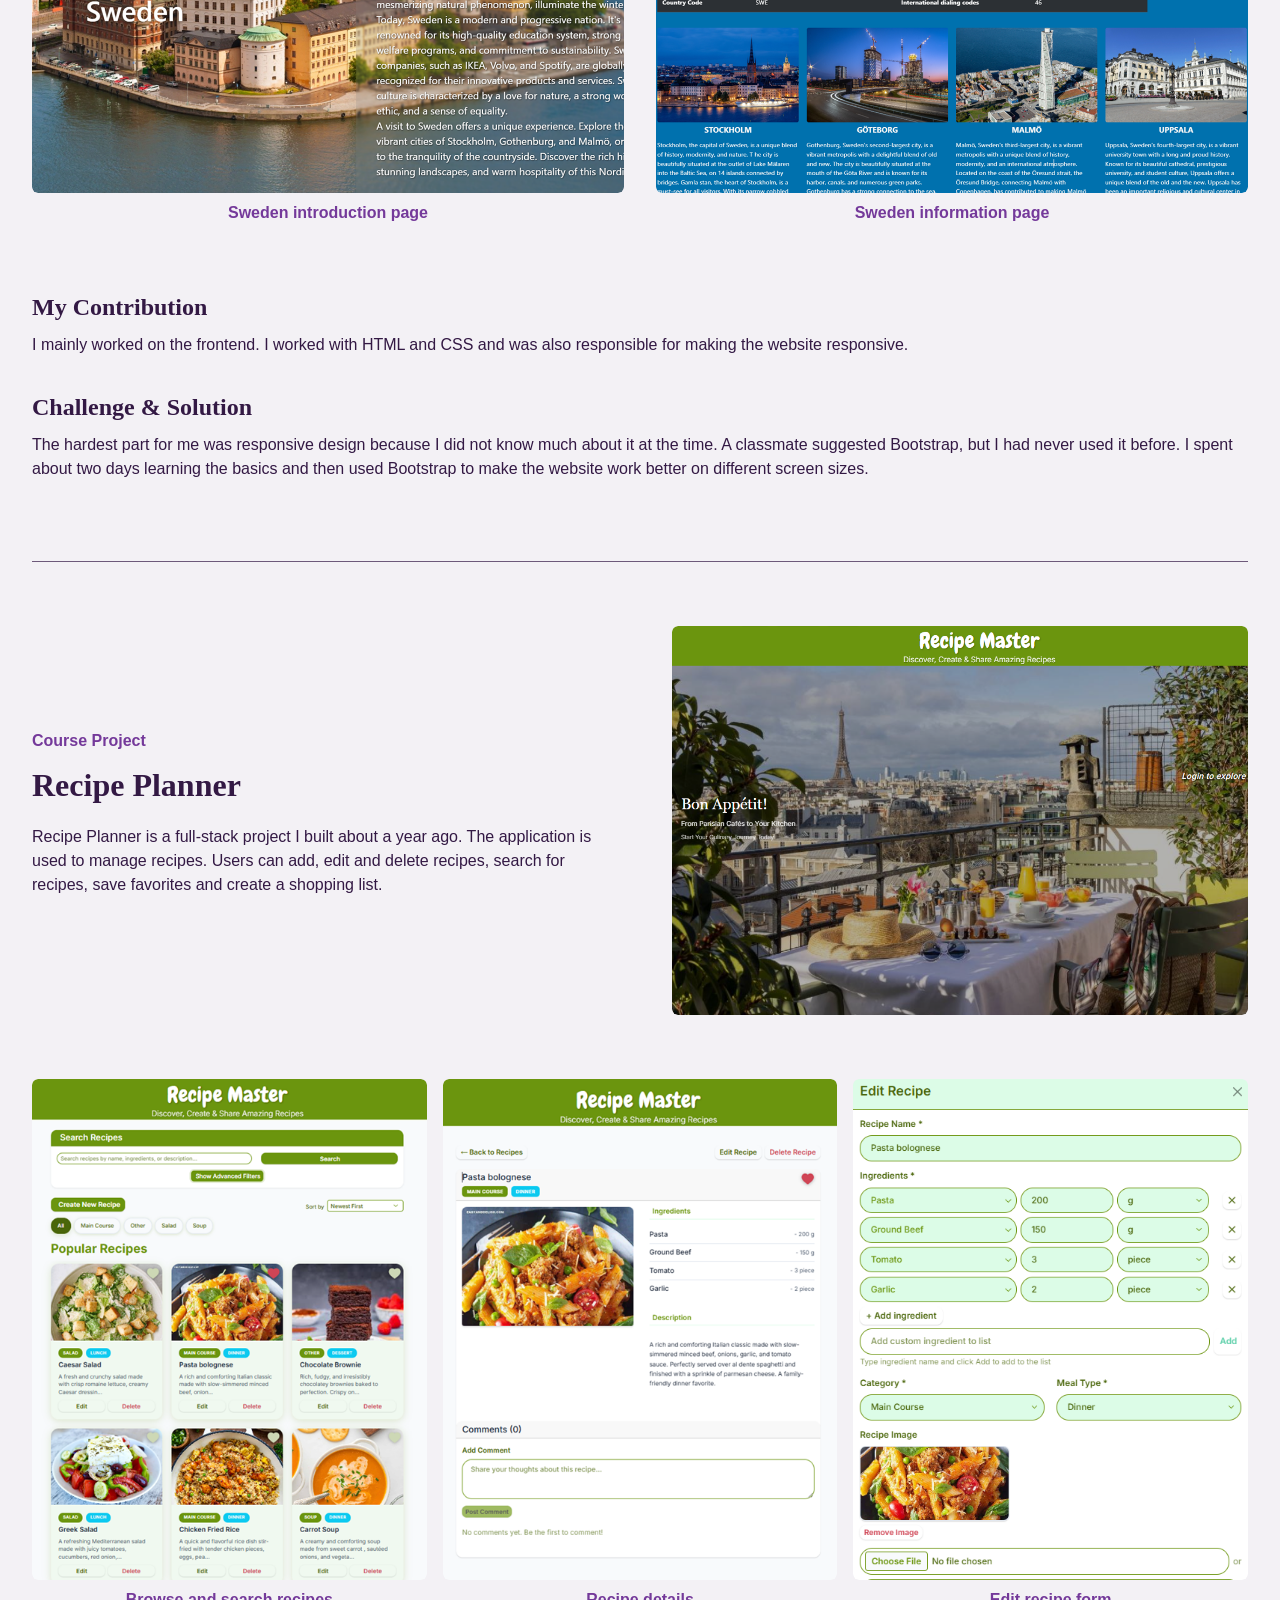
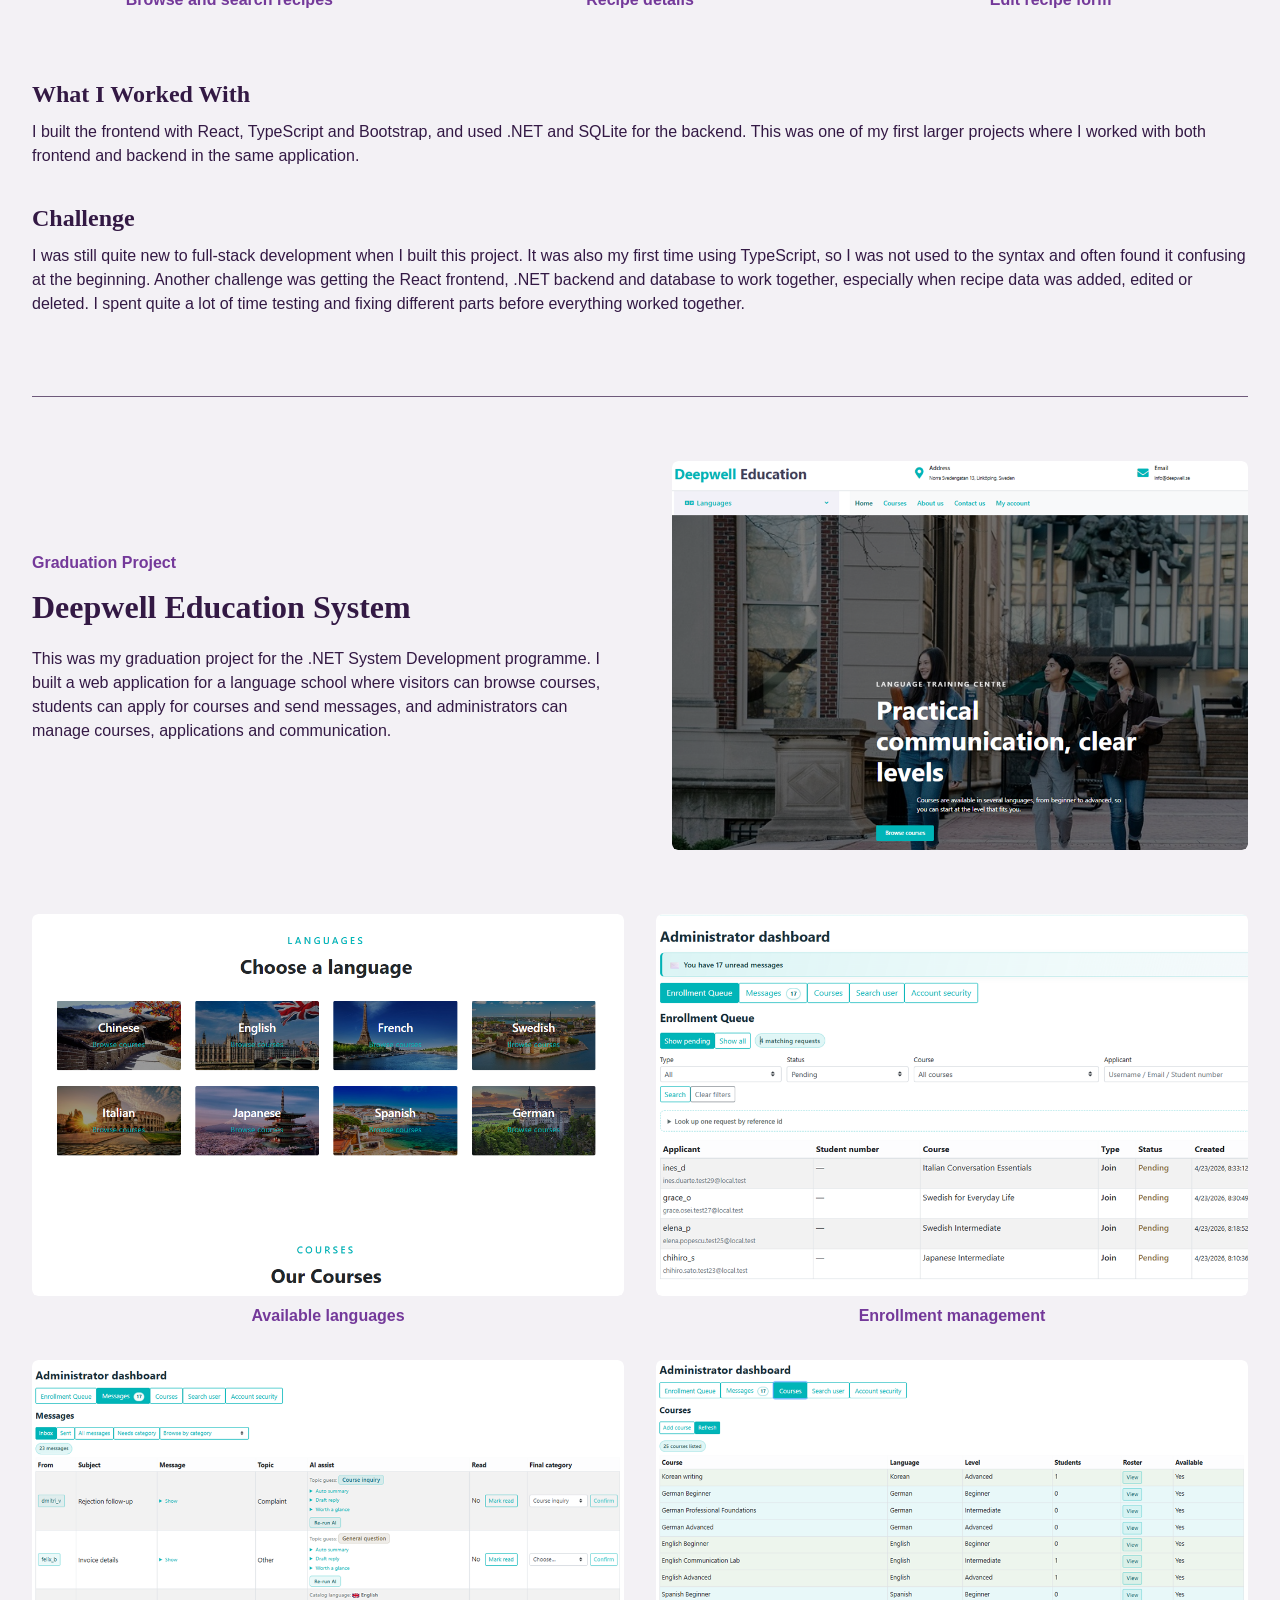
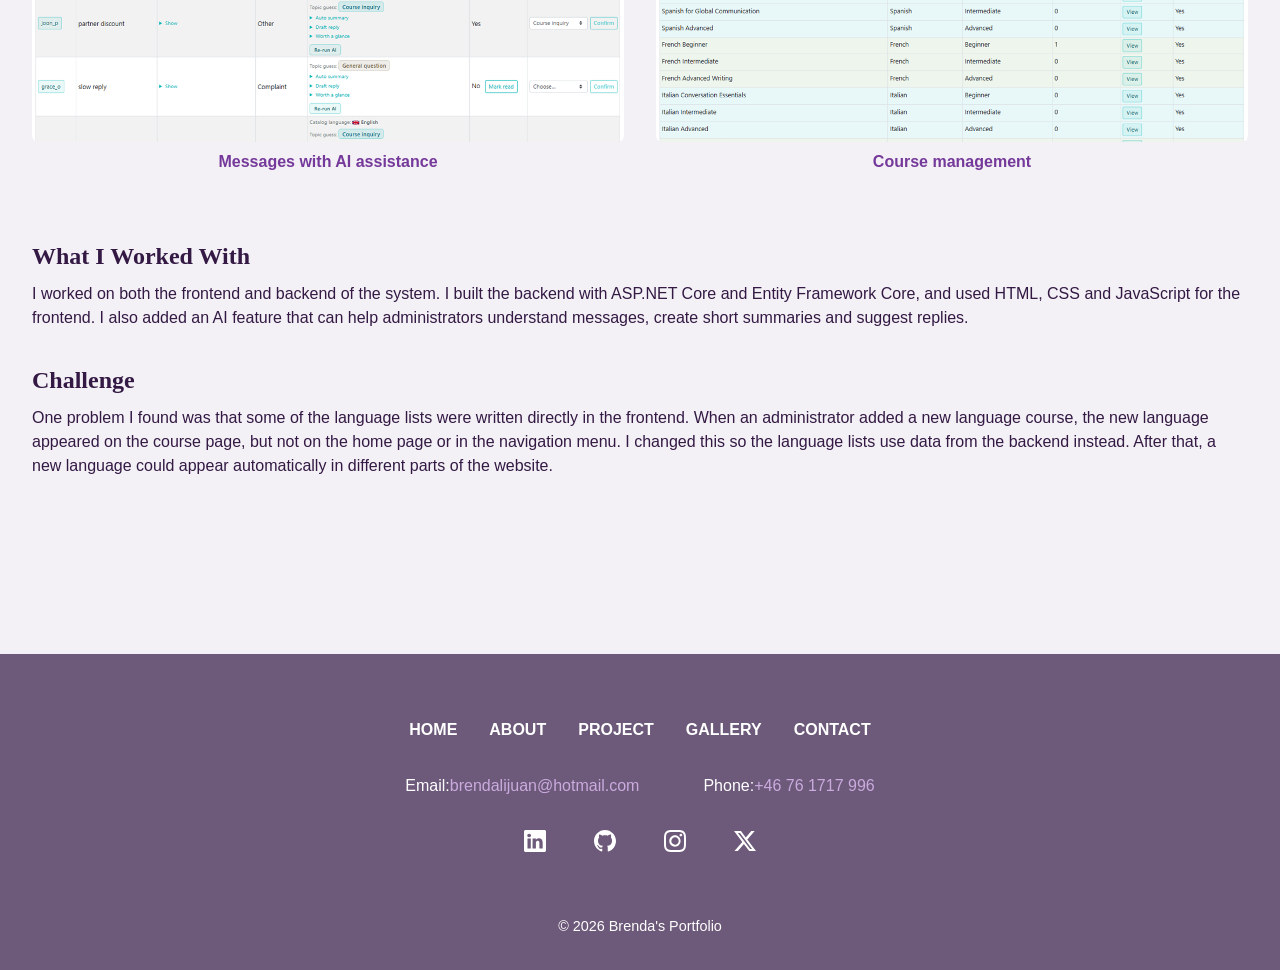
<file: html/project.html>
<!doctype html>
<html lang="en">
  <head>
    <meta charset="UTF-8" />
    <meta name="viewport" content="width=device-width, initial-scale=1.0" />
    <title>Brenda's Portfolio</title>
    <link rel="icon" type="image/png" href="../images/icon/brenda-icon.png" />
    <link rel="stylesheet" href="../css/style.css" />
    <link rel="stylesheet" href="../css/project.css" />
    <link rel="stylesheet" href="../css/accessibility.css" />
  </head>

  <body>
    <header>
      <div>Brenda</div>
      <!-- Navigation bar -->
      <nav>
        <ul>
          <li><a href="index.html">HOME</a></li>
          <li><a href="about.html">ABOUT</a></li>
          <li><a class="active" href="project.html">PROJECT</a></li>
          <li><a href="gallery.html">GALLERY</a></li>
          <li><a href="contact.html">CONTACT</a></li>
        </ul>
      </nav>
    </header>

    <!-- Accessibility display settings -->
    <section class="display-settings" aria-labelledby="display-settings-title">
      <h2 id="display-settings-title">Display Settings</h2>

      <div class="text-size-controls">
        <span>Text size:</span>
        <button type="button" class="text-size-btn" data-textsize="small">
          Small
        </button>
        <button
          type="button"
          class="text-size-btn active"
          data-textsize="medium"
        >
          Medium
        </button>
        <button type="button" class="text-size-btn" data-textsize="large">
          Large
        </button>
      </div>

      <div class="contrast-controls">
        <span>Contrast:</span>
        <button type="button" id="contrast-toggle" aria-pressed="false">
          High Contrast
        </button>
      </div>
    </section>

    <main>
      <!-- Project page introduction -->
      <section class="project-intro">
        <h1>My Projects</h1>
        <p>
          Here are some of the projects I have worked on during my studies and
          personal development.
        </p>
      </section>

      <!-- Projects -->
      <section class="projects">
        <!--  Project 1 Weather App -->
        <article class="project-card" id="weather-app">
          <!-- Cover and summary -->
          <div class="project-overview">
            <!-- Summary -->
            <div class="project-summary">
              <p class="project-type">First project · Team Project</p>
              <h2>Weather App</h2>
              <p>
                This was one of my first web development projects. We were a
                team of four students, and at that time we were learning HTML,
                CSS and basic JavaScript. The app shows weather in Sweden and
                Rwanda, and users can also search for weather in other cities.
              </p>
            </div>

            <!-- Cover image -->
            <div class="project-cover">
              <a
                href="../images/weather-app_01.png"
                target="_blank"
                rel="noopener"
              >
                <img
                  src="../images/weather-app_01.png"
                  alt="Weather App showing weather information and forecasts"
                />
              </a>
            </div>
          </div>

          <!-- Project 1 weather app screenshots -->
          <div class="project-screenshot">
            <!-- weather app screenshot 1 -->
            <figure>
              <a
                href="../images/weather-app_02.png"
                target="_blank"
                rel="noopener"
              >
                <img
                  src="../images/weather-app_02.png"
                  alt="Weather App showing a three-day weather forecast"
                />
              </a>
              <figcaption>Three-day weather forecast</figcaption>
            </figure>

            <!-- weather app screenshot 2 -->
            <figure>
              <a
                href="../images/weather-app_03.png"
                target="_blank"
                rel="noopener"
              >
                <img
                  src="../images/weather-app_03.png"
                  alt="Weather App Rwanda information page"
                />
              </a>
              <figcaption>Rwanda introduction page</figcaption>
            </figure>

            <!-- weather app screenshot 3 -->
            <figure>
              <a
                href="../images/weather-app_04.png"
                target="_blank"
                rel="noopener"
              >
                <img
                  src="../images/weather-app_04.png"
                  alt="Weather App Sweden information page"
                />
              </a>
              <figcaption>Sweden introduction page</figcaption>
            </figure>

            <!-- weather app screenshot 4 -->
            <figure>
              <a
                href="../images/weather-app_05.png"
                target="_blank"
                rel="noopener"
              >
                <img
                  src="../images/weather-app_05.png"
                  alt="Introduction to Sweden page"
                />
              </a>
              <figcaption>Sweden information page</figcaption>
            </figure>
          </div>

          <!-- Project 1 weather app details -->
          <div class="project-content">
            <h3>My Contribution</h3>
            <p>
              I mainly worked on the frontend. I worked with HTML and CSS and
              was also responsible for making the website responsive.
            </p>
            <h3>Challenge &amp; Solution</h3>
            <p>
              The hardest part for me was responsive design because I did not
              know much about it at the time. A classmate suggested Bootstrap,
              but I had never used it before. I spent about two days learning
              the basics and then used Bootstrap to make the website work better
              on different screen sizes.
            </p>
          </div>
        </article>

        <!--  Project 2 Recipe Planner -->
        <article class="project-card" id="recipe-planner">
          <!-- Project overview -->
          <div class="project-overview">
            <!-- Summary -->
            <div class="project-summary">
              <p class="project-type">Course Project</p>
              <h2>Recipe Planner</h2>
              <p>
                Recipe Planner is a full-stack project I built about a year ago.
                The application is used to manage recipes. Users can add, edit
                and delete recipes, search for recipes, save favorites and
                create a shopping list.
              </p>
            </div>

            <!-- Cover image -->
            <div class="project-cover">
              <a href="../images/recipe_01.png" target="_blank" rel="noopener">
                <img
                  src="../images/recipe_01.png"
                  alt="Recipe Planner's home page"
                />
              </a>
            </div>
          </div>

          <!-- Project 2 Recipe planner screenshots -->
          <div class="project-screenshot portrait">
            <!-- Project 2 Recipe planner screenshot 1 -->
            <figure>
              <a href="../images/recipe_02.png" target="_blank" rel="noopener">
                <img
                  src="../images/recipe_02.png"
                  alt="Recipe Master page showing a searchable list of recipes"
                />
              </a>
              <figcaption>Browse and search recipes</figcaption>
            </figure>

            <!-- Project 2 Recipe planner screenshot 2 -->
            <figure>
              <a href="../images/recipe_03.png" target="_blank" rel="noopener">
                <img
                  src="../images/recipe_03.png"
                  alt="Recipe Master page showing pasta bolognese recipe details"
                />
              </a>
              <figcaption>Recipe details</figcaption>
            </figure>

            <!-- Project 2 Recipe planner screenshot 3 -->
            <figure>
              <a href="../images/recipe_04.png" target="_blank" rel="noopener">
                <img
                  src="../images/recipe_04.png"
                  alt="Recipe Master form for editing a recipe"
                />
              </a>
              <figcaption>Edit recipe form</figcaption>
            </figure>
          </div>

          <!-- Project 2 Recipe planner details -->
          <div class="project-content">
            <h3>What I Worked With</h3>
            <p>
              I built the frontend with React, TypeScript and Bootstrap, and
              used .NET and SQLite for the backend. This was one of my first
              larger projects where I worked with both frontend and backend in
              the same application.
            </p>
            <h3>Challenge</h3>
            <p>
              I was still quite new to full-stack development when I built this
              project. It was also my first time using TypeScript, so I was not
              used to the syntax and often found it confusing at the beginning.
              Another challenge was getting the React frontend, .NET backend and
              database to work together, especially when recipe data was added,
              edited or deleted. I spent quite a lot of time testing and fixing
              different parts before everything worked together.
            </p>
          </div>
        </article>

        <!--  Project 3 Deepwell Education System -->
        <article class="project-card" id="language-school-management">
          <!-- Project overview -->
          <div class="project-overview">
            <!-- Summary -->
            <div class="project-summary">
              <p class="project-type">Graduation Project</p>
              <h2>Deepwell Education System</h2>
              <p>
                This was my graduation project for the .NET System Development
                programme. I built a web application for a language school where
                visitors can browse courses, students can apply for courses and
                send messages, and administrators can manage courses,
                applications and communication.
              </p>
            </div>

            <!-- Cover image -->
            <div class="project-cover">
              <a
                href="../images/deepwell_01.png"
                target="_blank"
                rel="noopener"
              >
                <img
                  src="../images/deepwell_01.png"
                  alt="Deepwell Education System's home page"
                />
              </a>
            </div>
          </div>

          <!-- Project 3 Deepwell Education screenshots -->
          <div class="project-screenshot">
            <!-- Project 3 Deepwell Education screenshot 1 -->
            <figure>
              <a
                href="../images/deepwell_02.png"
                target="_blank"
                rel="noopener"
              >
                <img
                  src="../images/deepwell_02.png"
                  alt="Deepwell Education System page showing available languages"
                />
              </a>
              <figcaption>Available languages</figcaption>
            </figure>

            <!-- Project 3 Deepwell Education screenshot 2 -->
            <figure>
              <a
                href="../images/deepwell_03.png"
                target="_blank"
                rel="noopener"
              >
                <img
                  src="../images/deepwell_03.png"
                  alt="Administrator dashboard showing pending course enrollment requests"
                />
              </a>
              <figcaption>Enrollment management</figcaption>
            </figure>

            <!-- Project 3 Deepwell Education screenshot 3 -->
            <figure>
              <a
                href="../images/deepwell_04.png"
                target="_blank"
                rel="noopener"
              >
                <img
                  src="../images/deepwell_04.png"
                  alt="Administrator message dashboard with AI-assisted message tools"
                />
              </a>
              <figcaption>Messages with AI assistance</figcaption>
            </figure>

            <!-- Project 3 Deepwell Education screenshot 4 -->
            <figure>
              <a
                href="../images/deepwell_05.png"
                target="_blank"
                rel="noopener"
              >
                <img
                  src="../images/deepwell_05.png"
                  alt="Administrator dashboard showing available courses"
                />
              </a>
              <figcaption>Course management</figcaption>
            </figure>
          </div>

          <!-- Project 3 Deepwell Education details -->
          <div class="project-content">
            <h3>What I Worked With</h3>
            <p>
              I worked on both the frontend and backend of the system. I built
              the backend with ASP.NET Core and Entity Framework Core, and used
              HTML, CSS and JavaScript for the frontend. I also added an AI
              feature that can help administrators understand messages, create
              short summaries and suggest replies.
            </p>
            <h3>Challenge</h3>
            <p>
              One problem I found was that some of the language lists were
              written directly in the frontend. When an administrator added a
              new language course, the new language appeared on the course page,
              but not on the home page or in the navigation menu. I changed this
              so the language lists use data from the backend instead. After
              that, a new language could appear automatically in different parts
              of the website.
            </p>
          </div>
        </article>
      </section>
    </main>

    <!-- Footer -->
    <footer>
      <!-- Footer nav-->
      <nav>
        <ul>
          <li><a href="index.html">HOME</a></li>
          <li><a href="about.html">ABOUT</a></li>
          <li><a href="project.html">PROJECT</a></li>
          <li><a href="gallery.html">GALLERY</a></li>
          <li><a href="contact.html">CONTACT</a></li>
        </ul>
      </nav>

      <!-- Contact information-->
      <section>
        <div class="contact-info">
          <!-- email -->
          <div>
            Email:<a href="mailto:brendalijuan@hotmail.com"
              >brendalijuan@hotmail.com</a
            >
          </div>
          <!-- phone -->
          <div>Phone:<a href="tel:+46761717996">+46 76 1717 996</a></div>
        </div>

        <!-- Social media -->
        <ul class="social-links">
          <!-- LinkedIn-->
          <li>
            <a
              href="https://linkedin.com/in/brenda-lijuan-d-99516445"
              target="_blank"
              aria-label="LinkedIn"
              rel="noopener"
            >
              <img src="../images/icon/linkedin.svg" alt="LinkedIn" />
            </a>
          </li>
          <!-- GitHub-->
          <li>
            <a
              href="https://github.com/LadyMax"
              target="_blank"
              rel="noopener"
              aria-label="GitHub"
            >
              <img src="../images/icon/github.svg" alt="GitHub" />
            </a>
          </li>
          <!-- Instagram-->
          <li>
            <a
              href="https://instagram.com/brenda.ljd/"
              target="_blank"
              aria-label="Instagram"
              rel="noopener"
            >
              <img src="../images/icon/instagram.svg" alt="Instagram" />
            </a>
          </li>
          <!-- Twitter-->
          <li>
            <a
              href="https://x.com/LadyMax207"
              target="_blank"
              aria-label="Twitter"
              rel="noopener"
            >
              <img src="../images/icon/twitter-x.svg" alt="Twitter" />
            </a>
          </li>
        </ul>
      </section>
      <p class="copyright">&copy; 2026 Brenda's Portfolio</p>
    </footer>

    <script src="../js/accessibility.js"></script>
  </body>
</html>
</file>
<file: css/style.css>
/* =========================
         Global Styles
   ========================= */

:root {
  /* Color */
  --color-background: #f3f1f5;
  --color-primary: #6d597a; /* seed color */
  --color-surface: #ffffff;
  --color-focus: #74399a;

  /* Text color */
  --color-text: #331944;
  --color-text-light: #ffffff;
  --color-accent: #caabde;
  --color-accent-dark: #4f4058;
  --color-border: #6d597a;

  /* Form state color */
  --color-error: #b00020;
  --color-success: #2e7d32;

  /* Typography */
  --font-heading: Georgia, "Times New Roman", serif;
  --font-body: Arial, Helvetica, sans-serif;

  /* Font sizes */
  --font-size-small: 0.9rem;
  --font-size-base: 1rem;
  --font-size-medium: 1.2rem;
  --font-size-large: 1.5rem;
  --font-size-heading: 2rem;
  --font-size-section-title: 2.5rem;
  --font-size-page-title: 3rem;
  --font-size-hero-title: 4rem;

  /* Spacing */
  --space-small: 0.5rem;
  --space-medium: 1rem;
  --space-large: 2rem;
  --space-xlarge: 4rem;
}

/* Include padding and border in the element's total size */
* {
  box-sizing: border-box;
}

/* Main page styles */
body {
  background-color: var(--color-background);
  color: var(--color-text);
  font-family: var(--font-body);
  font-size: var(--font-size-base);
  margin: 0;
  line-height: 1.5;
}

/* Headings */
h1,
h2,
h3 {
  font-family: var(--font-heading);
}

/* =========================
     Header and Navigation
   ========================= */

header {
  position: sticky;
  top: 0;
  z-index: 1000;
  display: flex;
  justify-content: center;
  align-items: center;
  padding: var(--space-medium) var(--space-large);
  background-color: var(--color-primary);
}

/* Brenda title */
header div {
  margin-right: 6rem;
  color: var(--color-text-light);
  font-family: var(--font-body);
  font-size: var(--font-size-page-title);
  font-weight: bold;
}

/* Navigation bar */
header nav ul {
  display: flex;
  gap: var(--space-large);
  list-style: none;
  margin: 0;
  padding: 0;
}

/* Navigation links */
header nav a {
  color: var(--color-text-light);
  text-decoration: none;
  transition: color 0.3s ease;
}

/* Navigation hover effect */
header nav a:hover {
  color: var(--color-accent);
}

/* Active page */
header nav a.active {
  color: var(--color-accent);
  font-weight: bold;
}

/* =========================
           Footer
   ========================= */

footer {
  background-color: var(--color-primary);
  padding: var(--space-xlarge) var(--space-large) var(--space-large);
  margin-top: var(--space-xlarge);
}

/* Footer navigation */
footer nav ul {
  display: flex;
  justify-content: center;
  gap: var(--space-large);
  list-style: none;
  margin: 0 0 var(--space-large);
  padding: 0;
}

footer nav a {
  color: var(--color-text-light);
  text-decoration: none;
  font-weight: bold;
  transition: color 0.3s ease;
}

footer nav a:hover {
  color: var(--color-accent);
}

/* Footer content */
footer section {
  text-align: center;
}

/* Footer lists */
footer section ul {
  display: flex;
  justify-content: center;
  gap: var(--space-large);
  list-style: none;
  padding: 0;
  margin: var(--space-medium) 0;
}

footer section a {
  color: var(--color-accent);
  text-decoration: none;
  transition: color 0.3s ease;
}

footer section a:hover {
  color: var(--color-text-light);
}

/* Email and phone */
.contact-info {
  display: flex;
  justify-content: center;
  gap: var(--space-xlarge);
  margin-bottom: var(--space-large);
  color: var(--color-text-light);
}

/* Social media icons */
.social-links {
  gap: 3rem;
}

.social-links a {
  display: flex;
  align-items: center;
  justify-content: center;
}

.social-links img {
  width: 22px;
  height: 22px;
  transition:
    transform 0.3s ease,
    opacity 0.3s ease;
}

/* Social media icon hover effect */
.social-links a:hover img {
  transform: translateY(-3px);
  opacity: 0.75;
}

/* Copyright text */
.copyright {
  text-align: center;
  margin: var(--space-large) 0 0;
  padding-top: var(--space-large);
  font-size: var(--font-size-small);
  color: var(--color-text-light);
}

/* =========================
           Buttons
   ========================= */

/* Shared button style */
.btn {
  display: inline-block;
  padding: 0.75rem 1.5rem;
  background-color: var(--color-primary);
  color: var(--color-text-light);
  border: none;
  border-radius: 5px;
  font: inherit;
  font-weight: bold;
  text-decoration: none;
  cursor: pointer;
  transition:
    background-color 0.3s ease,
    transform 0.3s ease;
}

/* Button hover effect */
.btn:hover {
  background-color: var(--color-focus);
  transform: translateY(-2px);
}

/* =========================
       Keyboard Focus
   ========================= */

/* Visible focus for keyboard navigation */
a:focus-visible,
button:focus-visible,
input:focus-visible,
select:focus-visible,
textarea:focus-visible {
  outline: 2px solid var(--color-primary);
  outline-offset: 3px;
}

/* Light focus outline on dark backgrounds */
header a:focus-visible,
footer a:focus-visible {
  outline-color: var(--color-text-light);
}

/* =========================
   Responsive Header/Footer
   ========================= */

@media (max-width: 600px) {
  /* Stack the header on small screens */
  header {
    flex-direction: column;
    gap: var(--space-medium);
    padding: var(--space-medium);
  }

  /* Center Brenda title on mobile */
  header div {
    margin-right: 0;
  }

  /* Allow navigation links to move to a new row */
  header nav ul {
    flex-wrap: wrap;
    justify-content: center;
    gap: var(--space-small) var(--space-medium);
  }

  /* Reduce footer side padding */
  footer {
    padding: var(--space-large) var(--space-medium);
  }

  /* Allow footer navigation to wrap */
  footer nav ul {
    flex-wrap: wrap;
    gap: var(--space-small) var(--space-medium);
  }

  /* Stack email and phone information */
  .contact-info {
    flex-direction: column;
    gap: var(--space-small);
  }
}
</file>
<file: css/home.css>
/* =========================
             Hero
   ========================= */
.hero {
  display: flex;
  justify-content: center;
  align-items: center;
  text-align: center;
  gap: var(--space-xlarge);
  max-width: 1300px;
  margin: 0 auto;
  padding: var(--space-xlarge) var(--space-large);
}

.hero-content {
  max-width: 600px;
}

.hero h1 {
  font-size: var(--font-size-hero-title);
  margin-bottom: var(--space-small);
}

.hero h2 {
  font-size: var(--font-size-heading);
  color: var(--color-focus);
  margin-top: 0;
  margin-bottom: var(--space-medium);
}

.hero img {
  width: 350px;
  max-width: 100%;
  height: auto;
  border-radius: 10px;
}

/* =========================
       Featured Projects
   ========================= */
.featured-projects {
  padding: var(--space-xlarge) var(--space-large);
}

.featured-projects h2 {
  text-align: center;
  font-size: var(--font-size-section-title);
  margin-bottom: var(--space-large);
}

/* Project card (big) container */
.project-list {
  display: flex;
  flex-wrap: wrap;
  gap: var(--space-large);
  justify-content: center;
  max-width: 1200px;
  margin: 0 auto;
}

/* Individual project card (small) container */
.project-card {
  display: flex;
  flex-direction: column;
  flex: 1;
  background-color: var(--color-surface);
  padding: var(--space-medium);
  border-radius: 10px;
  box-shadow: 0 2px 8px rgba(0, 0, 0, 0.1);
  transition: transform 0.3s ease,
              box-shadow 0.3s ease;
}

/* Project card effect */
.project-card:hover {
  transform: translateY(-5px);
  box-shadow: 0 6px 16px rgba(0, 0, 0, 0.15);
}

.project-card h3 {
  margin-top: var(--space-medium);
  margin-bottom: var(--space-small);
}

.project-card p {
  margin-top: 0;
  margin-bottom: var(--space-medium);
}
/* Button - View project */
.project-card .btn {
  margin-top: auto;
  align-self: flex-start;
}
.project-card img {
  width: 100%;
  height: auto;
  display: block;
  border-radius: 5px;
}

/* Project category */
.project-type {
  color: var(--color-primary);
  font-size: var(--font-size-small);
  margin-top: 0;
  margin-bottom: var(--space-medium);
}

/* =========================
       Responsive Design
   ========================= */

/* Tablet */
@media (max-width: 900px) {

  .hero {
    flex-direction: column;
    gap: var(--space-large);
  }

  /* 2 project cards per row */
  .project-card {
    flex: 0 1 calc(50% - (var(--space-large) / 2));
  }
}

/* Mobile */
@media (max-width: 600px) {

  .hero {
    padding: var(--space-large) var(--space-medium);
    gap: var(--space-medium);
  }

  .hero h1 {
    font-size: var(--font-size-section-title);
  }

  .hero img {
    width: 280px;
  }

  .featured-projects {
    padding: var(--space-large) var(--space-medium);
  }

  .project-list {
    flex-direction: column;
    gap: var(--space-medium);
  }

  .project-card {
    width: 100%;
  }
}
</file>
<file: css/accessibility.css>
/* Text size settings */
html.text-small {
  font-size: 14px;
}

html.text-medium {
  font-size: 16px;
}

html.text-large {
  font-size: 20px;
}

/* =========================
       High Contrast Mode
   ========================= */

/* High contrast color settings */
html.high-contrast {
  --color-background: #000000;
  --color-primary: #000000;
  --color-surface: #000000;
  --color-focus: #ac27d3;

  --color-text: #ffffff;
  --color-text-light: #ffffff;
  --color-accent: #ac27d3;
  --color-accent-dark: #ffffff;
  --color-border: #ffffff;

  --color-error: #ff8080;
  --color-success: #80ff80;
}

/* Highlight display settings heading */
html.high-contrast .display-settings h2 {
  color: var(--color-accent);
  font-weight: bold;
}

/* Active display setting button */
.text-size-btn.active,
#contrast-toggle.active {
  background-color: var(--color-primary);
  color: var(--color-text-light);
  font-weight: bold;
}

/* Active buttons in high contrast mode */
html.high-contrast .text-size-btn.active,
html.high-contrast #contrast-toggle.active {
  background-color: var(--color-accent);
  color: var(--color-text-light);
}

/* Clear keyboard focus in high contrast mode */
html.high-contrast a:focus-visible,
html.high-contrast button:focus-visible,
html.high-contrast input:focus-visible,
html.high-contrast select:focus-visible,
html.high-contrast textarea:focus-visible {
  outline: 3px solid var(--color-focus);
  outline-offset: 3px;
}

/* =========================
       Display Settings
   ========================= */

/* Display settings panel */
.display-settings {
  display: flex;
  justify-content: center;
  align-items: center;
  gap: var(--space-medium);
  padding: 0.8rem 2rem;
  border-bottom: 2px solid var(--color-border);
  background-color: var(--color-surface);
  transition:
    background-color 0.3s ease,
    color 0.3s ease,
    border-color 0.3s ease;
}

/* Display settings heading */
.display-settings h2 {
  margin: 0;
  font-size: var(--font-size-medium);
}

/* Text size and contrast control groups */
.text-size-controls,
.contrast-controls {
  display: flex;
  align-items: center;
  gap: var(--space-small);
}

/* Display settings buttons */
.display-settings button {
  font: inherit;
  cursor: pointer;
  padding: 0.5rem 1rem;
  border: 2px solid var(--color-border);
  border-radius: 6px;
  background-color: var(--color-background);
  color: var(--color-text);
  transition:
    background-color 0.3s ease,
    color 0.3s ease,
    border-color 0.3s ease;
}

/* Button hover effect */
.display-settings button:hover {
  background-color: var(--color-accent);
  color: var(--color-text-light);
}

/* Smooth display setting changes */
body,
header,
footer,
main,
section,
article {
  transition:
    background-color 0.3s ease,
    color 0.3s ease,
    border-color 0.3s ease;
}

/* Reduce non-essential motion when requested */
@media (prefers-reduced-motion: reduce) {
  *,
  *::before,
  *::after {
    scroll-behavior: auto !important;
    transition-duration: 0.01ms !important;
    animation-duration: 0.01ms !important;
    animation-iteration-count: 1 !important;
  }
}
</file>
<file: css/about.css>
/* =========================
      Shared Section Styles
   ========================= */
.about-intro,
.journey,
.skills {
  max-width: 1300px;
  margin: 0 auto;
  padding: var(--space-xlarge) var(--space-large);
}

.skills,
.journey {
  border-top: 1px solid var(--color-border);
}

/* Section headings */
.journey h2,
.skills h2 {
  text-align: center;
  font-size: var(--font-size-heading);
  margin-top: 0;
  margin-bottom: var(--space-large);
}

/* =========================
         About Me
   ========================= */
.about-intro {
  text-align: center;
}

.about-intro h1 {
  font-size: var(--font-size-page-title);
  margin-top: 0;
  margin-bottom: var(--space-medium);
}

.about-intro p {
  max-width: 750px;
  margin: 0 auto var(--space-medium);
  text-align: left;
}

/* =========================
          My Skills
   ========================= */

/* Skills filter and sort controls */
.skills-controls {
  display: flex;
  justify-content: space-between;
  align-items: center;
  gap: var(--space-medium);
  margin-bottom: var(--space-large);
  flex-wrap: wrap;
}

.filter-controls {
  display: flex;
  align-items: center;
  gap: var(--space-small);
  flex-wrap: wrap;
}

.filter-controls span,
.sort-controls label {
  font-weight: bold;
}

/* Skill filter buttons */
.filter-btn {
  padding: var(--space-small) var(--space-medium);
  border: 2px solid var(--color-primary);
  border-radius: 8px;
  background-color: var(--color-surface);
  color: var(--color-text);
  font: inherit;
  cursor: pointer;
  transition: background-color 0.3s ease;
}

.filter-btn:hover {
  background-color: var(--color-accent);
}

/* Currently selected filter button */
.filter-btn.active {
  background-color: var(--color-primary);
  color: var(--color-text-light);
  font-weight: 900;
}

/* Skill sorting controls */
.sort-controls {
  display: flex;
  align-items: center;
  gap: var(--space-small);
}

#skill-sort {
  padding: var(--space-small);
  border: 2px solid var(--color-primary);
  border-radius: 8px;
  background-color: var(--color-surface);
  color: var(--color-text);
  font: inherit;
}

/* Skill cards */
.skills-list {
  display: flex;
  flex-wrap: wrap;
  justify-content: center;
  gap: var(--space-large);
}

/* Individual skill card */
.skill-card {
  flex: 1 1 250px;
  max-width: 300px;
  background-color: var(--color-surface);
  padding: var(--space-large);
  border-radius: 10px;
}

.skill-card h3 {
  margin-top: 0;
  color: var(--color-accent-dark);
}

/* skill category label */
.skill-category {
  display: inline-block;
  margin: 0 0 var(--space-small);
  padding: 0.25rem 0.5rem;
  border-radius: 6px;
  background-color: var(--color-accent);
  color: var(--color-text);
  font-size: var(--font-size-small);
  font-weight: bold;
  text-transform: capitalize;
}

.skill-level {
  display: flex;
  align-items: center;
  gap: var(--space-small);
  margin-top: 0;
  margin-bottom: var(--space-medium);
  color: var(--color-primary);
  font-weight: bold;
}

.level-indicator {
  display: flex;
  gap: 4px;
}

.level-star {
  font-size: var(--font-size-medium);
  font-weight: lighter;
}

/* years of experience */
.skill-experience {
  margin-top: 0;
  margin-bottom: var(--space-medium);
  color: var(--color-primary);
  font-weight: bold;
}

/* skill description */
.skill-card > p:last-child {
  margin-top: 0;
  margin-bottom: 0;
}

/* number of currently displayed skills */
.skills-count {
  margin-top: 0;
  margin-bottom: var(--space-medium);
  font-size: var(--font-size-medium);
  font-weight: bold;
  color: var(--color-focus);
}

/* =========================
          My Journey
   ========================= */
.timeline {
  max-width: 800px;
  margin: 0 auto;
  padding-left: var(--space-large);
  border-left: 3px solid var(--color-accent);
}

.timeline-item {
  position: relative;
  margin-bottom: var(--space-large);
}

.timeline-item:last-child {
  margin-bottom: 0;
}

/* Timeline marker */
.timeline-item::before {
  content: "";
  position: absolute;
  width: 12px;
  height: 12px;
  background-color: var(--color-focus);
  border-radius: 50%;
  left: calc(-1 * var(--space-large) - 7.5px);
  top: 6px;
}

.timeline-date {
  color: var(--color-primary);
  font-weight: bold;
  margin-bottom: var(--space-small);
}

.timeline-item h3 {
  margin-top: 0;
  margin-bottom: var(--space-small);
}

.timeline-item p {
  margin-top: 0;
}

/* =========================
       Responsive Design
   ========================= */

/* Tablet - 2 cards per row */
@media (max-width: 900px) {
  .skill-card {
    flex: 1 1 calc(50% - var(--space-large));
  }
}

/* Mobile */
@media (max-width: 600px) {
  .about-intro,
  .journey,
  .skills {
    padding: var(--space-large) var(--space-medium);
  }

  .about-intro h1 {
    font-size: var(--font-size-section-title);
  }

  .skills-list {
    flex-direction: column;
    gap: var(--space-medium);
  }

  .skill-card {
    width: 100%;
    max-width: none;
    padding: var(--space-medium);
  }

  .timeline {
    padding-left: var(--space-large);
  }
}
</file>
<file: css/contact.css>
/* =========================
      Contact Introduction
   ========================= */
.contact-intro {
  max-width: 900px;
  margin: 0 auto;
  padding: var(--space-xlarge) var(--space-large) var(--space-large);
  text-align: center;
}

.contact-intro h1 {
  font-size: var(--font-size-page-title);
  margin: 0;
}

/* =========================
         Contact Form
   ========================= */
.contact {
  max-width: 800px;
  margin: 0 auto;
  padding: 0 var(--space-large) var(--space-xlarge);
}

.contact-form {
  background-color: var(--color-surface);
  padding: var(--space-large);
  border-radius: 10px;
  box-shadow: 0 2px 8px rgba(0, 0, 0, 0.08);
}

/* Form fields */
.form-group {
  display: flex;
  flex-direction: column;
  margin-bottom: var(--space-medium);
}

.form-group label {
  margin-bottom: var(--space-small);
  font-weight: bold;
}

.form-group input,
.form-group select,
.form-group textarea {
  width: 100%;
  padding: 0.75rem;
  font: inherit;
  color: var(--color-primary);
  background-color: var(--color-surface);
  border: 1px solid var(--color-border);
  border-radius: 5px;
  transition: border-color 0.3s ease,
              box-shadow 0.3s ease;
}
.form-group textarea {
  resize: vertical;
}

/* Highlight form fields on mouse hover */
.form-group input:hover,
.form-group select:hover,
.form-group textarea:hover {
  border-color: var(--color-focus);
}

/* Highlight form fields when selected */
.form-group input:focus,
.form-group select:focus,
.form-group textarea:focus {
  border-color: var(--color-focus);
  box-shadow: 0 0 0 3px rgba(109, 89, 122, 0.18);
  outline: none;
}

/* Validation states */
.form-group input.error,
.form-group select.error,
.form-group textarea.error {
  border-color: var(--color-error);
}

.form.form-group input.valid,
.form.form-group select.valid,
.form-group textarea.valid {
  border-color: var(--color-success);
}

.error-message {
  display: block;
  color: var(--color-error);
  font-size: var(--font-size-small);
  margin-top: var(--space-small);
}

.char-counter {
  display: block;
  font-size: var(--font-size-small);
  margin-top: var(--space-small);
}

.char-counter.error {
  color: var(--color-error);
}

.char-counter.valid {
  color: var(--color-success);
}

#form-status.success {
  color: var(--color-success);
  font-weight: bold;
  margin-top: var(--space-medium);
  text-align: center;
}

.form-actions {
  display: flex;
  justify-content: center;
  gap: var(--space-medium)
}

/* send button */
.contact-form .btn {
  display: block;
  margin: 0 auto;
}

.form-actions.btn {
  margin: 0;
}
/* =========================
       Responsive 
   ========================= */

/* Mobile */
@media (max-width: 600px) {

  .contact-intro {
    padding: var(--space-large) var(--space-medium);
  }

  .contact-intro h1 {
    font-size: var(--font-size-section-title);
  }

  .contact {
    padding: 0 var(--space-medium) var(--space-large);
  }

  .contact-form {
    padding: var(--space-medium);
  }
}
</file>
<file: css/gallery.css>
/* =========================
      Gallery Introduction
   ========================= */
.gallery-intro {
  max-width: 1300px;
  margin: 0 auto;
  padding: var(--space-xlarge) var(--space-large);
  text-align: center;
}

.gallery-intro h1 {
  font-size: var(--font-size-page-title);
  margin-top: 0;
  margin-bottom: var(--space-medium);
}

.gallery-intro p {
  margin: 0;
  color: var(--color-text);
}

/* =========================
         Gallery Grid
   ========================= */
.gallery {
  max-width: 1300px;
  margin: 0 auto;
  padding: 0 var(--space-large) var(--space-xlarge);
  display: grid;
  grid-template-columns: repeat(3, 1fr);
  gap: var(--space-large);
}

/* =========================
         Gallery Items
   ========================= */
.gallery-item {
  margin: 0;
  background-color: var(--color-surface);
  border: 1px solid var(--color-border);
  border-radius: 6px;
  overflow: hidden;
}

/* Image link */
.gallery-item a {
  display: block;
}

/* Gallery image */
.gallery-item img {
  width: 100%;
  height: 250px;
  display: block;
  object-fit: cover;
  transition: transform 0.3s ease;
}

/* Image hover effect */
.gallery-item a:hover img {
  transform: scale(1.1);
}

/* Gallery caption */
.gallery-item figcaption {
  padding: var(--space-medium);
}

.gallery-item h2 {
  margin-top: 0;
  margin-bottom: var(--space-small);
  font-size: var(--font-size-medium);
  color: var(--color-primary);
}

.gallery-item p {
  margin: 0;
  color: var(--color-text);
}

/* =========================
       Responsive 
   ========================= */

/* Tablet */
@media (max-width: 900px) {

  .gallery {
    grid-template-columns: repeat(2, 1fr);
  }
}

/* Mobile */
@media (max-width: 600px) {
  .gallery-intro {
    padding: var(--space-large) var(--space-medium);
  }

  .gallery-intro h1 {
    font-size: var(--font-size-section-title);
  }

  .gallery {
    grid-template-columns: 1fr;
    padding: 0 var(--space-medium) var(--space-large);
  }
}
</file>
<file: css/project.css>
/* =========================
      Project Introduction
   ========================= */
.project-intro {
  max-width: 1300px;
  margin: 0 auto;
  padding: var(--space-xlarge) var(--space-large);
  text-align: center;
}

.project-intro h1 {
  font-size: var(--font-size-page-title);
  margin-top: 0;
  margin-bottom: var(--space-medium);
}

.project-intro p {
  margin: 0;
  color: var(--color-text);
}

/* =========================
       Projects Container
   ========================= */
.projects {
  max-width: 1300px;
  margin: 0 auto;
  padding: var(--space-large);
}

/* =========================
        Project Cards
   ========================= */
.project-card {
  padding: var(--space-xlarge) 0;
  border-bottom: 1px solid var(--color-border);
}

/* Remove the divider after the last project */
.project-card:last-child {
  border-bottom: none;
}

/* =========================
       Project Overview
   ========================= */

/* Cover image and project summary */
.project-overview {
  display: flex;
  gap: var(--space-xlarge);
  align-items: center;
}

.project-cover,
.project-summary {
  flex: 1;
}

/* Project cover image */
.project-cover a {
  display: block;
  overflow: hidden;
  border-radius: 6px;
}

.project-cover img {
  width: 100%;
  height: auto;
  display: block;
  border-radius: 6px;
  transition: transform 0.3s ease;
}

/* Cover image hover effect */
.project-cover a:hover img {
  transform: scale(1.03);
}

/* Project summary */
.project-type {
  color: var(--color-focus);
  font-weight: bold;
  margin-bottom: var(--space-small);
}

.project-summary h2 {
  font-size: var(--font-size-heading);
  margin-top: 0;
  margin-bottom: var(--space-medium);
}

.project-summary p {
  margin-top: 0;
}

/* =========================
      Project Screenshots
   ========================= */
.project-screenshot {
  display: grid;
  grid-template-columns: repeat(2, 1fr);
  gap: var(--space-large);
  margin-top: var(--space-xlarge);
}

.project-screenshot figure {
  margin: 0;
}

/* Screenshot image link */
.project-screenshot a {
  display: block;
  overflow: hidden;
  border-radius: 6px;
}

.project-screenshot img {
  width: 100%;
  height: auto;
  display: block;
  border-radius: 6px;
  transition: transform 0.3s ease;
}

/* Screenshot effect */
.project-screenshot a:hover img {
  transform: scale(1.08);
}

/* Screenshot caption */
.project-screenshot figcaption {
  margin-top: var(--space-small);
  text-align: center;
  font-size: var(--font-size-base);
  font-weight: bold ;
  color: var(--color-focus);

}

/* Portrait screenshots */
.project-screenshot.portrait {
  grid-template-columns: repeat(3, 1fr);
  gap: var(--space-medium);
}

/* =========================
        Project Details
   ========================= */
.project-content {
  margin-top: var(--space-xlarge);
}

.project-content h3 {
  font-size: var(--font-size-large);
  margin-top: var(--space-large);
  margin-bottom: var(--space-small);
  color: var(--color-text);
}

.project-content p {
  margin-top: 0;
}

/* =========================
       Responsive Design
   ========================= */

/* Tablet */
@media (max-width: 900px) {
    /* Stack project overview vertically */
  .project-overview {
    flex-direction: column;
    align-items: stretch;
    gap: var(--space-large);
  }

  .project-summary,
  .project-cover {
    width: 100%;
  }

  /* regular screenshots in one row */
  .project-screenshot {
    grid-template-columns: 1fr;
  }

  .project-screenshot.portrait {
    grid-template-columns: repeat(2, 1fr);
  }
  /* the last portrait screenshot in center */
  .project-screenshot.portrait figure:last-child {
    grid-column: 1 / -1;
    width: calc(50% - (var(--space-medium) / 2));
    justify-self: center;
  }
}

/* Mobile */
@media (max-width: 600px) {
  .project-intro {
    padding: var(--space-large) var(--space-medium);
  }

  .project-intro h1 {
    font-size: var(--font-size-section-title);
  }

  .projects {
    padding: var(--space-medium);
  }

  .project-card {
    padding: var(--space-large) 0;
  }

  .project-overview {
    gap: var(--space-medium);
  }

  .project-summary h2 {
    font-size: var(--font-size-large);
  }

  .project-screenshot {
    gap: var(--space-large);
    margin-top: var(--space-large);
  }

  .project-screenshot.portrait {
    grid-template-columns: 1fr;
  }

  /* Restore the last portrait screenshot to full width */
  .project-screenshot.portrait figure:last-child {
    grid-column: auto;
    width: 100%;
  }

  .project-content {
    margin-top: var(--space-large);
  }

  .project-content h3 {
    font-size: var(--font-size-medium);
  }
}
</file>
